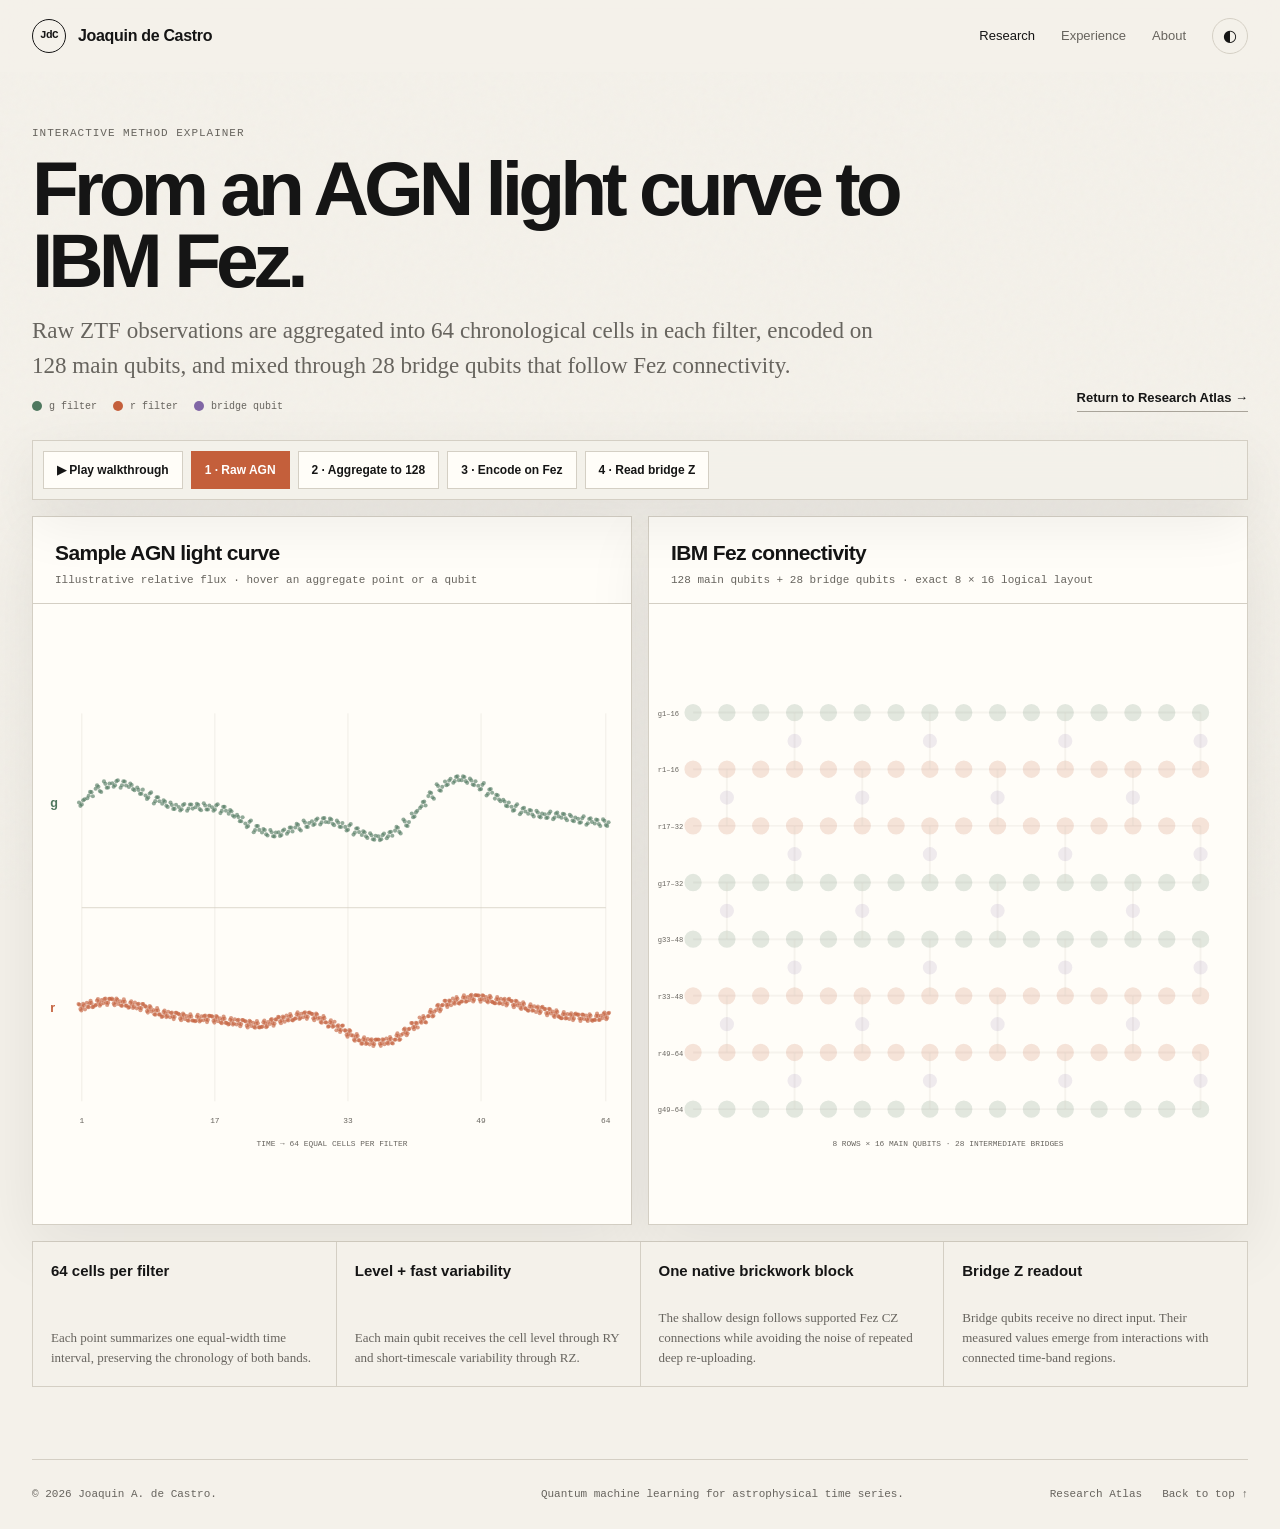
<file: fez-agn-explainer.html>
<!doctype html>
<html lang="en" data-theme="light">
<head>
  <meta charset="utf-8">
  <meta name="viewport" content="width=device-width,initial-scale=1">
  <meta name="description" content="Interactive explanation of a Fez-native quantum reservoir for AGN variability.">
  <title>Fez-native AGN quantum reservoir — Joaquin de Castro</title>
  <link rel="icon" href="assets/favicon.svg" type="image/svg+xml">
  <link rel="stylesheet" href="styles.css">
  <style>
    :root {
      --filter-g: var(--green);
      --filter-r: var(--accent);
      --bridge: #8066a5;
      --bridge-soft: #ddd3e9;
    }
    html[data-theme="dark"] {
      --bridge: #b49ad8;
      --bridge-soft: #3d324b;
    }
    body.fez-page { min-height: 100vh; }
    .fez-main { padding-block: 54px 72px; }
    .fez-intro {
      display: grid;
      grid-template-columns: minmax(0, 1fr) auto;
      gap: 36px;
      align-items: end;
      margin-bottom: 28px;
    }
    .fez-intro h1 {
      max-width: 980px;
      margin: 12px 0 16px;
      font-size: clamp(48px, 6vw, 92px);
      line-height: .94;
      letter-spacing: -.065em;
    }
    .fez-intro p:not(.eyebrow) {
      max-width: 880px;
      margin: 0;
      font: clamp(18px, 1.8vw, 25px)/1.52 Georgia, serif;
      color: var(--muted);
    }
    .fez-controls {
      position: sticky;
      top: calc(var(--header-h) + 10px);
      z-index: 20;
      display: flex;
      flex-wrap: wrap;
      gap: 8px;
      padding: 10px;
      margin-bottom: 16px;
      border: 1px solid var(--line);
      background: color-mix(in srgb, var(--paper) 92%, transparent);
      backdrop-filter: blur(16px);
      box-shadow: var(--shadow);
    }
    .fez-controls button {
      min-height: 38px;
      padding: 0 13px;
      border: 1px solid var(--line);
      border-radius: 0;
      background: var(--white);
      color: var(--ink);
      cursor: pointer;
      font-size: 12px;
      font-weight: 700;
    }
    .fez-controls button:hover { border-color: var(--ink); }
    .fez-controls button.active {
      border-color: var(--accent);
      background: var(--accent);
      color: #fff;
    }
    .fez-stage {
      display: grid;
      grid-template-columns: minmax(0, 1fr) minmax(0, 1fr);
      gap: 16px;
      align-items: stretch;
    }
    .fez-card {
      min-width: 0;
      overflow: hidden;
      border: 1px solid var(--line);
      background: var(--white);
      box-shadow: var(--shadow);
    }
    .fez-card-head {
      min-height: 86px;
      padding: 20px 22px 14px;
      border-bottom: 1px solid var(--line);
    }
    .fez-card-head h2 { margin: 0; font-size: 21px; letter-spacing: -.03em; }
    .fez-card-head p { margin: 5px 0 0; font: 11px/1.45 ui-monospace, monospace; color: var(--muted); }
    .fez-svg-wrap { position: relative; min-height: 620px; }
    .fez-svg {
      display: block;
      width: 100%;
      height: 620px;
      overflow: visible;
      background: var(--white);
    }
    .raw-point,.aggregate-point,.aggregate-line,.main-node,.bridge-node,.fez-edge {
      transition: opacity .22s ease, filter .22s ease;
    }
    .aggregate-point,.main-node,.bridge-node { cursor: pointer; }
    .is-dim { opacity: .08 !important; }
    .is-focus { opacity: 1 !important; filter: drop-shadow(0 0 7px currentColor); }
    .fez-tip {
      position: fixed;
      z-index: 100;
      max-width: 320px;
      opacity: 0;
      pointer-events: none;
      padding: 10px 12px;
      border: 1px solid var(--ink);
      background: var(--ink);
      color: var(--paper);
      font: 12px/1.5 ui-monospace, monospace;
      box-shadow: var(--shadow);
    }
    .fez-notes {
      display: grid;
      grid-template-columns: repeat(4, 1fr);
      margin-top: 16px;
      border-top: 1px solid var(--line);
      border-left: 1px solid var(--line);
    }
    .fez-note {
      min-height: 145px;
      display: grid;
      align-content: space-between;
      gap: 20px;
      padding: 18px;
      border-right: 1px solid var(--line);
      border-bottom: 1px solid var(--line);
      background: var(--paper);
    }
    .fez-note strong { font-size: 15px; }
    .fez-note span { font: 13px/1.55 Georgia, serif; color: var(--muted); }
    .legend { display: flex; flex-wrap: wrap; gap: 16px; margin-top: 18px; font: 10px ui-monospace, monospace; color: var(--muted); }
    .legend span { display: inline-flex; align-items: center; gap: 7px; }
    .legend i { width: 10px; height: 10px; border-radius: 50%; display: inline-block; }
    @media (max-width: 1050px) {
      .fez-stage { grid-template-columns: 1fr; }
      .fez-svg-wrap,.fez-svg { min-height: 600px; height: 600px; }
      .fez-notes { grid-template-columns: 1fr 1fr; }
    }
    @media (max-width: 700px) {
      .fez-main { padding-block: 34px 54px; }
      .fez-intro { grid-template-columns: 1fr; align-items: start; }
      .fez-intro h1 { font-size: clamp(45px, 13vw, 66px); }
      .fez-controls { position: static; }
      .fez-controls button { flex: 1 1 150px; }
      .fez-svg-wrap,.fez-svg { min-height: 500px; height: 500px; }
      .fez-notes { grid-template-columns: 1fr; }
    }
    body.is-embedded .site-header,
    body.is-embedded .fez-intro,
    body.is-embedded .site-footer { display: none; }
    body.is-embedded .fez-main { padding-block: 12px; }
    body.is-embedded .shell { width: min(1500px, calc(100% - 24px)); }
    body.is-embedded .fez-controls { top: 8px; }
  </style>
</head>
<body class="fez-page">
  <a class="skip-link" href="#main">Skip to explainer</a>
  <header class="site-header" data-header>
    <a class="wordmark" href="index.html" aria-label="Joaquin de Castro, home">
      <span class="wordmark-mark" aria-hidden="true">JdC</span>
      <span class="wordmark-name">Joaquin de Castro</span>
    </a>
    <nav class="site-nav" aria-label="Primary navigation">
      <a href="research.html" aria-current="page">Research</a>
      <a href="index.html#experience">Experience</a>
      <a href="index.html#about">About</a>
    </nav>
    <button aria-label="Switch color theme" class="theme-toggle" data-theme-toggle type="button"><span aria-hidden="true">◐</span></button>
  </header>

  <main id="main" class="fez-main shell">
    <section class="fez-intro">
      <div>
        <p class="eyebrow">Interactive method explainer</p>
        <h1>From an AGN light curve to IBM Fez.</h1>
        <p>Raw ZTF observations are aggregated into 64 chronological cells in each filter, encoded on 128 main qubits, and mixed through 28 bridge qubits that follow Fez connectivity.</p>
        <div class="legend" aria-label="Color legend">
          <span><i style="background:var(--filter-g)"></i>g filter</span>
          <span><i style="background:var(--filter-r)"></i>r filter</span>
          <span><i style="background:var(--bridge)"></i>bridge qubit</span>
        </div>
      </div>
      <a class="text-link" href="research.html#rewinding">Return to Research Atlas →</a>
    </section>

    <div class="fez-controls" role="group" aria-label="Walkthrough controls">
      <button id="play" type="button">▶ Play walkthrough</button>
      <button class="step active" data-step="1" type="button">1 · Raw AGN</button>
      <button class="step" data-step="2" type="button">2 · Aggregate to 128</button>
      <button class="step" data-step="3" type="button">3 · Encode on Fez</button>
      <button class="step" data-step="4" type="button">4 · Read bridge Z</button>
    </div>

    <div class="fez-stage">
      <section class="fez-card">
        <div class="fez-card-head">
          <h2>Sample AGN light curve</h2>
          <p>Illustrative relative flux · hover an aggregate point or a qubit</p>
        </div>
        <div class="fez-svg-wrap">
          <svg id="curve" class="fez-svg" viewBox="0 0 760 620" role="img" aria-label="AGN light curve with raw and aggregated g and r filter observations"></svg>
        </div>
      </section>

      <section class="fez-card">
        <div class="fez-card-head">
          <h2>IBM Fez connectivity</h2>
          <p>128 main qubits + 28 bridge qubits · exact 8 × 16 logical layout</p>
        </div>
        <div class="fez-svg-wrap">
          <svg id="fez" class="fez-svg" viewBox="0 0 760 620" role="img" aria-label="IBM Fez logical connectivity grid"></svg>
        </div>
      </section>
    </div>

    <div class="fez-notes">
      <div class="fez-note"><strong>64 cells per filter</strong><span>Each point summarizes one equal-width time interval, preserving the chronology of both bands.</span></div>
      <div class="fez-note"><strong>Level + fast variability</strong><span>Each main qubit receives the cell level through RY and short-timescale variability through RZ.</span></div>
      <div class="fez-note"><strong>One native brickwork block</strong><span>The shallow design follows supported Fez CZ connections while avoiding the noise of repeated deep re-uploading.</span></div>
      <div class="fez-note"><strong>Bridge Z readout</strong><span>Bridge qubits receive no direct input. Their measured values emerge from interactions with connected time-band regions.</span></div>
    </div>
  </main>

  <footer class="site-footer shell">
    <p>© <span data-year></span> Joaquin A. de Castro.</p>
    <p>Quantum machine learning for astrophysical time series.</p>
    <div class="footer-links"><a href="research.html">Research Atlas</a><a href="#main">Back to top ↑</a></div>
  </footer>

  <div id="tip" class="fez-tip" role="status" aria-live="polite"></div>
  <script src="script.js"></script>
  <script>
  (() => {
    const NS = 'http://www.w3.org/2000/svg';
    const curve = document.getElementById('curve');
    const fez = document.getElementById('fez');
    const tip = document.getElementById('tip');
    const root = document.documentElement;

    if (new URLSearchParams(location.search).has('embed') || window.self !== window.top) {
      document.body.classList.add('is-embedded');
    }

    const css = name => getComputedStyle(root).getPropertyValue(name).trim();
    const colors = () => ({
      g: css('--filter-g'),
      r: css('--filter-r'),
      bridge: css('--bridge'),
      line: css('--line'),
      ink: css('--ink'),
      muted: css('--muted'),
      white: css('--white'),
      paper: css('--paper')
    });
    const add = (parent, tag, attrs = {}) => {
      const el = document.createElementNS(NS, tag);
      Object.entries(attrs).forEach(([key, value]) => el.setAttribute(key, String(value)));
      parent.appendChild(el);
      return el;
    };
    const label = (parent, text, attrs = {}) => {
      const el = add(parent, 'text', attrs);
      el.textContent = text;
      return el;
    };

    const x0 = 62, x1 = 728;
    const x = i => x0 + (i / 63) * (x1 - x0);
    const y = (band, value) => {
      const top = band === 'g' ? 74 : 334;
      const bottom = band === 'g' ? 270 : 530;
      return bottom - ((value - 0.35) / 1.55) * (bottom - top);
    };
    const base = (band, i) => {
      const drift = 0.23 * Math.sin(i / 8.5)
        + 0.16 * Math.sin(i / 3.9 + 1.3)
        + (band === 'g' ? 0.10 : -0.02) * Math.sin(i / 5.4);
      const event = 0.42 * Math.exp(-Math.pow((i - 43) / 7, 2))
        - 0.25 * Math.exp(-Math.pow((i - 22) / 5, 2));
      return 1 + drift + event + (band === 'g' ? 0.06 * Math.sin(i / 2.2) : 0);
    };

    const aggregate = { g: [], r: [] };
    const rawData = [];
    for (const band of ['g', 'r']) {
      for (let i = 0; i < 64; i++) {
        const value = base(band, i);
        aggregate[band].push(value);
        const count = 3 + ((i * 7 + (band === 'g' ? 2 : 5)) % 7);
        for (let j = 0; j < count; j++) {
          const time = i + (j + 1) / (count + 1) - 0.5;
          const noise = 0.035 * Math.sin(i * 11 + j * 5 + (band === 'g' ? 0 : 2));
          rawData.push({ band, cell: i, time, value: value + noise });
        }
      }
    }

    const rawEls = [];
    const aggregateEls = { g: [], r: [] };
    const aggregateLines = [];
    const main = [];
    const bridges = [];
    const edges = [];
    let animations = [];
    let step = 1;
    let playing = false;
    let timer = null;

    function drawCurve() {
      const C = colors();
      curve.replaceChildren();

      add(curve, 'line', { x1: x0, y1: 302, x2: x1, y2: 302, stroke: C.line, 'stroke-width': 1 });
      [0, 16, 32, 48, 63].forEach(i => {
        const xx = x(i);
        add(curve, 'line', { x1: xx, y1: 55, x2: xx, y2: 548, stroke: C.line, 'stroke-width': 1, opacity: 0.42 });
        label(curve, String(i + 1), { x: xx, y: 576, fill: C.muted, 'text-anchor': 'middle', 'font-size': 10, 'font-family': 'ui-monospace, monospace' });
      });
      label(curve, 'g', { x: 22, y: 174, fill: C.g, 'font-size': 16, 'font-weight': 800 });
      label(curve, 'r', { x: 22, y: 434, fill: C.r, 'font-size': 16, 'font-weight': 800 });
      label(curve, 'TIME → 64 EQUAL CELLS PER FILTER', { x: 380, y: 605, fill: C.muted, 'text-anchor': 'middle', 'font-size': 10, 'font-family': 'ui-monospace, monospace' });

      rawEls.length = 0;
      for (const d of rawData) {
        const cx = x(d.time);
        const cy = y(d.band, d.value);
        const targetX = x(d.cell);
        const targetY = y(d.band, aggregate[d.band][d.cell]);
        const dot = add(curve, 'circle', {
          cx, cy, r: 2.6, fill: C[d.band],
          class: 'raw-point', opacity: 0.62,
          'data-band': d.band, 'data-cell': d.cell
        });
        dot.dataset.dx = targetX - cx;
        dot.dataset.dy = targetY - cy;
        rawEls.push(dot);
      }

      for (const band of ['g', 'r']) {
        let path = '';
        for (let i = 0; i < 64; i++) {
          const cx = x(i);
          const cy = y(band, aggregate[band][i]);
          path += `${i ? 'L' : 'M'}${cx},${cy}`;
          const point = add(curve, 'circle', {
            cx, cy, r: 2.8, fill: C[band], stroke: C.white, 'stroke-width': 1.5,
            class: 'aggregate-point', opacity: 0,
            'data-band': band, 'data-cell': i
          });
          point.addEventListener('mouseenter', event => focusCell(band, i, event));
          point.addEventListener('mouseleave', clearFocus);
          aggregateEls[band][i] = point;
        }
        const line = add(curve, 'path', {
          d: path, fill: 'none', stroke: C[band], 'stroke-width': 2,
          class: 'aggregate-line', opacity: 0
        });
        aggregateLines.push(line);
      }
    }

    const rows = [
      { band: 'g', start: 0 }, { band: 'r', start: 0 },
      { band: 'r', start: 16 }, { band: 'g', start: 16 },
      { band: 'g', start: 32 }, { band: 'r', start: 32 },
      { band: 'r', start: 48 }, { band: 'g', start: 48 }
    ];
    const mx = column => 56 + column * 43;
    const my = row => 54 + row * 72;
    const bridgeColumns = gap => gap % 2 === 0 ? [3, 7, 11, 15] : [1, 5, 9, 13];

    function drawFez() {
      const C = colors();
      fez.replaceChildren();
      main.length = 0;
      bridges.length = 0;
      edges.length = 0;

      for (let row = 0; row < 8; row++) {
        label(fez, `${rows[row].band}${rows[row].start + 1}–${rows[row].start + 16}`, {
          x: 11, y: my(row) + 4, fill: C.muted, 'font-size': 9, 'font-family': 'ui-monospace, monospace'
        });
        for (let column = 0; column < 15; column++) {
          const edge = add(fez, 'line', {
            x1: mx(column), y1: my(row), x2: mx(column + 1), y2: my(row),
            stroke: C.line, 'stroke-width': 2.5, class: 'fez-edge', opacity: 0.2
          });
          edges.push(edge);
        }
        for (let column = 0; column < 16; column++) {
          const index = row * 16 + column;
          const cell = rows[row].start + column;
          const group = add(fez, 'g', { class: 'main-node', opacity: 0.16 });
          add(group, 'circle', {
            cx: mx(column), cy: my(row), r: 12,
            fill: C[rows[row].band], stroke: C.white, 'stroke-width': 2
          });
          group.addEventListener('mouseenter', event => focusMain(index, event));
          group.addEventListener('mouseleave', clearFocus);
          main[index] = { group, band: rows[row].band, cell };
        }
      }

      let bridgeIndex = 0;
      for (let gap = 0; gap < 7; gap++) {
        for (const column of bridgeColumns(gap)) {
          const index = bridgeIndex;
          const yy = (my(gap) + my(gap + 1)) / 2;
          const upper = gap * 16 + column;
          const lower = (gap + 1) * 16 + column;
          const upperEdge = add(fez, 'line', {
            x1: mx(column), y1: my(gap), x2: mx(column), y2: yy,
            stroke: C.line, 'stroke-width': 2.5, class: 'fez-edge', opacity: 0.2
          });
          const lowerEdge = add(fez, 'line', {
            x1: mx(column), y1: yy, x2: mx(column), y2: my(gap + 1),
            stroke: C.line, 'stroke-width': 2.5, class: 'fez-edge', opacity: 0.2
          });
          edges.push(upperEdge, lowerEdge);
          const group = add(fez, 'g', { class: 'bridge-node', opacity: 0.12 });
          add(group, 'circle', {
            cx: mx(column), cy: yy, r: 10,
            fill: C.bridge, stroke: C.white, 'stroke-width': 2
          });
          group.addEventListener('mouseenter', event => focusBridge(index, event));
          group.addEventListener('mouseleave', clearFocus);
          bridges.push({ group, upper, lower, edges: [upperEdge, lowerEdge] });
          bridgeIndex++;
        }
      }
      label(fez, '8 ROWS × 16 MAIN QUBITS · 28 INTERMEDIATE BRIDGES', {
        x: 380, y: 605, fill: C.muted, 'text-anchor': 'middle', 'font-size': 10, 'font-family': 'ui-monospace, monospace'
      });
    }

    function cancelAnimations() {
      animations.forEach(animation => animation.cancel());
      animations = [];
      rawEls.forEach(dot => {
        dot.style.transform = 'translate(0px, 0px)';
        dot.style.opacity = '';
      });
    }

    function animateAggregation() {
      cancelAnimations();
      aggregateLines.forEach(line => line.setAttribute('opacity', 0));
      for (const band of ['g', 'r']) aggregateEls[band].forEach(point => point.setAttribute('opacity', 0));

      rawEls.forEach((dot, rawIndex) => {
        const cell = Number(dot.dataset.cell);
        const bandDelay = dot.dataset.band === 'r' ? 180 : 0;
        const delay = cell * 22 + bandDelay + (rawIndex % 5) * 10;
        animations.push(dot.animate([
          { transform: 'translate(0px, 0px)', opacity: 0.62 },
          { transform: `translate(${dot.dataset.dx}px, ${dot.dataset.dy}px)`, opacity: 0.82 }
        ], {
          duration: 3000,
          delay,
          easing: 'cubic-bezier(.18,.72,.18,1)',
          fill: 'forwards'
        }));
      });

      const colorStart = 4700;
      for (const band of ['g', 'r']) {
        aggregateEls[band].forEach((point, cell) => {
          const delay = colorStart + cell * 42 + (band === 'r' ? 240 : 0);
          animations.push(point.animate([
            { opacity: 0.25, r: 2.6 },
            { opacity: 1, r: 7.2, offset: 0.64 },
            { opacity: 1, r: 5.1 }
          ], {
            duration: 900,
            delay,
            easing: 'cubic-bezier(.16,.8,.2,1)',
            fill: 'forwards'
          }));
        });
      }

      aggregateLines.forEach((line, index) => {
        animations.push(line.animate([
          { opacity: 0 },
          { opacity: 0.85 }
        ], {
          duration: 1200,
          delay: colorStart + 1800 + index * 220,
          fill: 'forwards'
        }));
      });

      rawEls.forEach(dot => {
        animations.push(dot.animate([
          { opacity: 0.82 },
          { opacity: 0.12 }
        ], {
          duration: 900,
          delay: colorStart + 2200,
          fill: 'forwards'
        }));
      });
    }

    function setStep(nextStep) {
      step = nextStep;
      cancelAnimations();
      document.querySelectorAll('.step').forEach(button => {
        button.classList.toggle('active', Number(button.dataset.step) === step);
      });
      rawEls.forEach(dot => dot.style.opacity = step === 1 ? '0.62' : step === 2 ? '0.62' : '0.08');
      for (const band of ['g', 'r']) aggregateEls[band].forEach(point => point.setAttribute('opacity', step >= 2 ? 1 : 0));
      aggregateLines.forEach(line => line.setAttribute('opacity', step >= 2 ? 0.85 : 0));
      main.forEach(node => node.group.setAttribute('opacity', step >= 3 ? 1 : 0.16));
      bridges.forEach(node => node.group.setAttribute('opacity', step === 4 ? 1 : step >= 3 ? 0.55 : 0.12));
      edges.forEach(edge => edge.setAttribute('opacity', step >= 3 ? 0.9 : 0.2));
      if (step === 2) requestAnimationFrame(() => requestAnimationFrame(animateAggregation));
    }

    const allInteractive = () => [
      ...rawEls,
      ...document.querySelectorAll('.aggregate-point,.aggregate-line'),
      ...main.map(node => node.group),
      ...bridges.map(node => node.group),
      ...edges
    ];
    function dimAll() { allInteractive().forEach(el => el.classList.add('is-dim')); }
    function clearFocus() {
      allInteractive().forEach(el => el.classList.remove('is-dim', 'is-focus'));
      tip.style.opacity = 0;
    }
    function showTip(event, html) {
      tip.innerHTML = html;
      tip.style.opacity = 1;
      tip.style.left = `${Math.min(window.innerWidth - 335, event.clientX + 14)}px`;
      tip.style.top = `${Math.min(window.innerHeight - 150, event.clientY + 14)}px`;
    }
    function highlightCell(band, cell) {
      aggregateEls[band][cell].classList.remove('is-dim');
      aggregateEls[band][cell].classList.add('is-focus');
      rawEls
        .filter(dot => dot.dataset.band === band && Number(dot.dataset.cell) === cell)
        .forEach(dot => {
          dot.classList.remove('is-dim');
          dot.classList.add('is-focus');
        });
      const index = main.findIndex(node => node.band === band && node.cell === cell);
      if (index >= 0) {
        main[index].group.classList.remove('is-dim');
        main[index].group.classList.add('is-focus');
      }
      return index;
    }
    function focusCell(band, cell, event) {
      clearFocus();
      dimAll();
      const index = highlightCell(band, cell);
      const C = colors();
      showTip(event, `<strong style="color:${C[band]}">${band.toUpperCase()} cell ${cell + 1}/64</strong><br>Raw observations in this interval aggregate into one chronological point, then map to logical main qubit ${index}.`);
    }
    function focusMain(index, event) {
      const node = main[index];
      focusCell(node.band, node.cell, event);
    }
    function focusBridge(index, event) {
      clearFocus();
      dimAll();
      const bridge = bridges[index];
      const upper = main[bridge.upper];
      const lower = main[bridge.lower];
      bridge.group.classList.remove('is-dim');
      bridge.group.classList.add('is-focus');
      bridge.edges.forEach(edge => {
        edge.classList.remove('is-dim');
        edge.classList.add('is-focus');
      });
      for (const node of [upper, lower]) highlightCell(node.band, node.cell);
      const kind = upper.band === lower.band ? 'within-band temporal bridge' : 'cross-band bridge';
      const C = colors();
      showTip(event, `<strong style="color:${C.bridge}">Bridge qubit ${index}</strong><br>${kind}: ${upper.band.toUpperCase()} cell ${upper.cell + 1} ↔ ${lower.band.toUpperCase()} cell ${lower.cell + 1}.<br>No feature is loaded directly here; bridge Z emerges from their interaction.`);
    }

    window.addEventListener('mousemove', event => {
      if (tip.style.opacity === '1') {
        tip.style.left = `${Math.min(window.innerWidth - 335, event.clientX + 14)}px`;
        tip.style.top = `${Math.min(window.innerHeight - 150, event.clientY + 14)}px`;
      }
    });

    function schedule() {
      clearTimeout(timer);
      if (!playing) return;
      const wait = step === 2 ? 10500 : 5200;
      timer = setTimeout(() => {
        setStep(step % 4 + 1);
        schedule();
      }, wait);
    }
    document.getElementById('play').addEventListener('click', event => {
      playing = !playing;
      event.currentTarget.textContent = playing ? '❚❚ Pause walkthrough' : '▶ Play walkthrough';
      schedule();
    });
    document.querySelectorAll('.step').forEach(button => {
      button.addEventListener('click', () => {
        playing = false;
        clearTimeout(timer);
        document.getElementById('play').textContent = '▶ Play walkthrough';
        setStep(Number(button.dataset.step));
      });
    });

    window.addEventListener('themechange', () => {
      drawCurve();
      drawFez();
      setStep(step);
    });

    drawCurve();
    drawFez();
    setStep(1);
  })();
  </script>
</body>
</html>
</file>
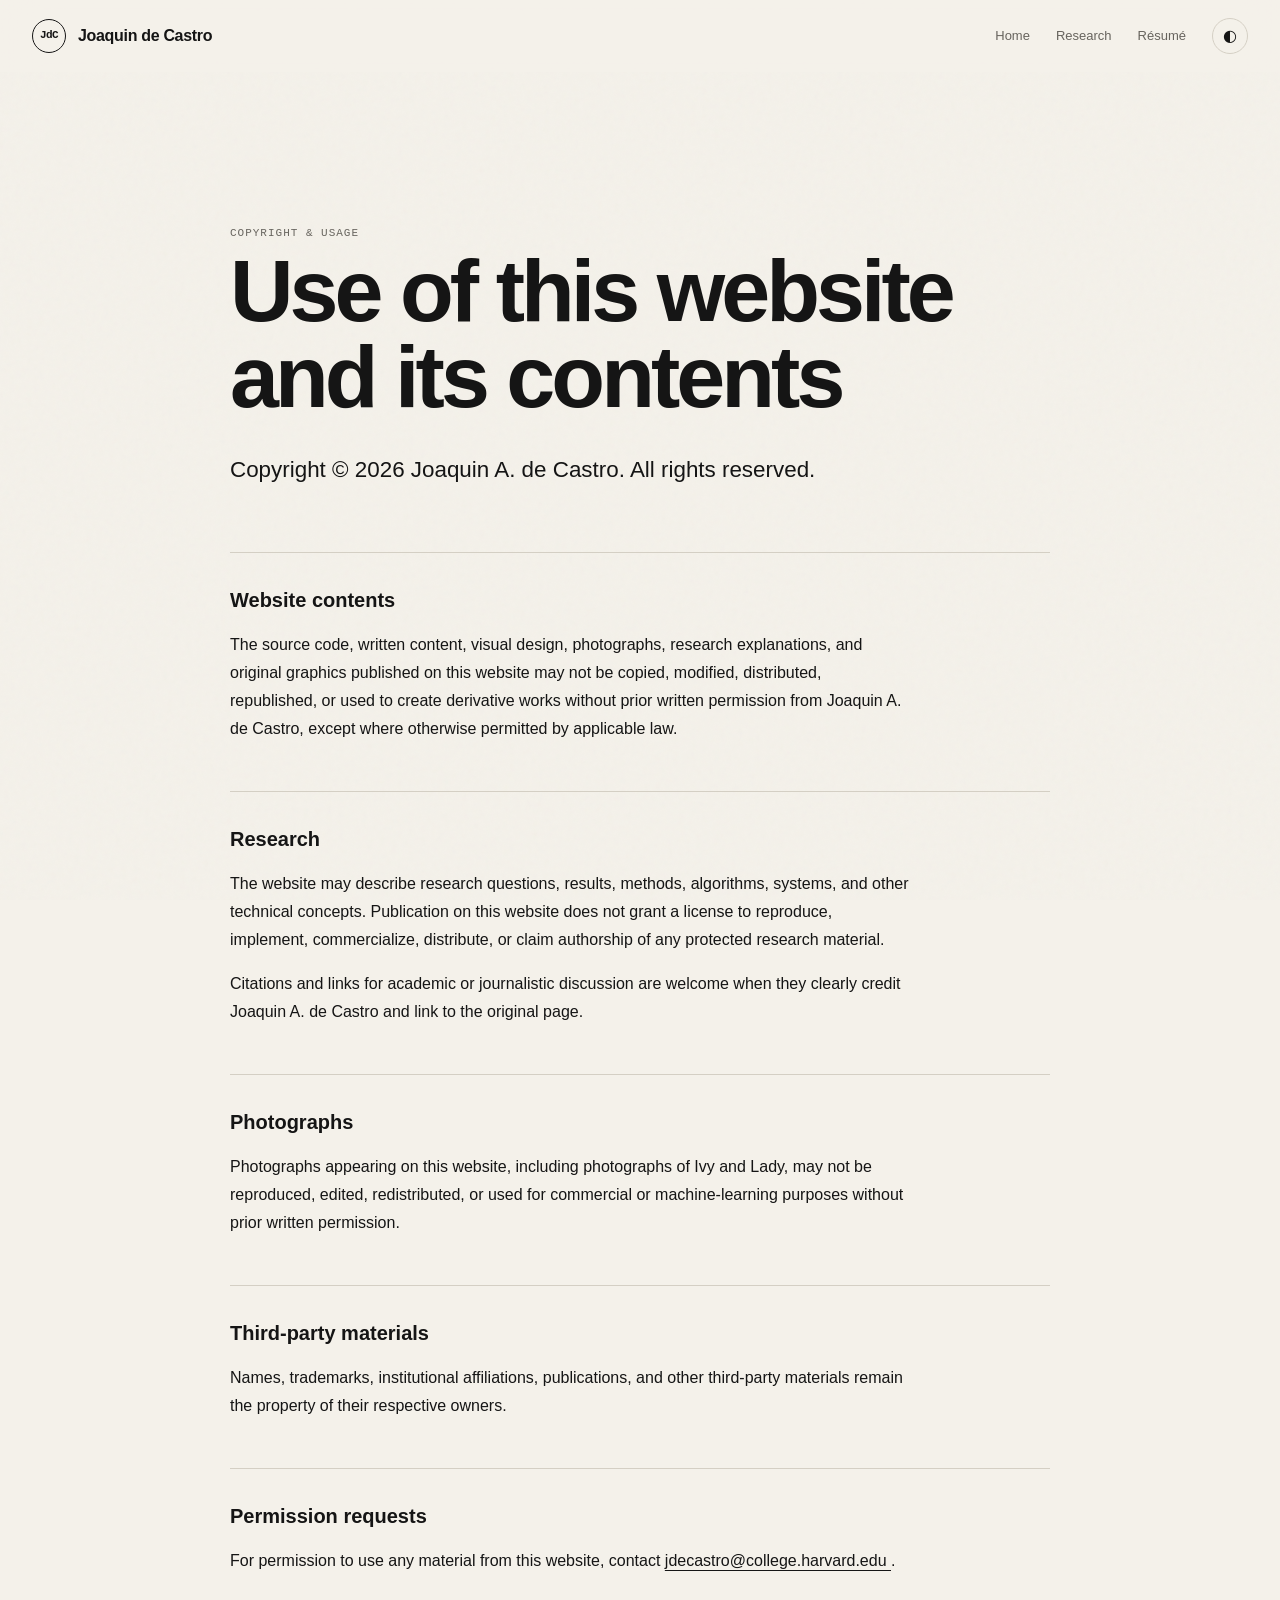
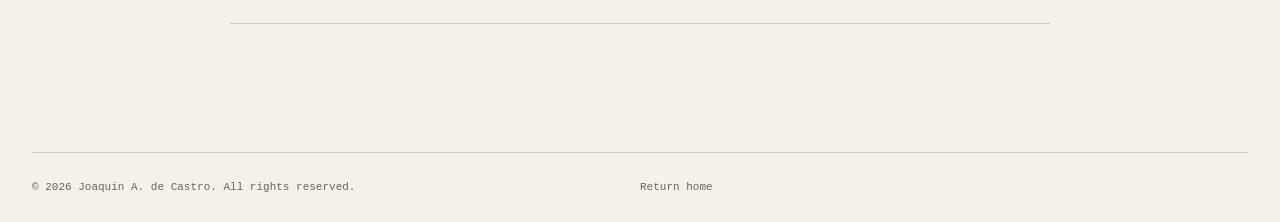
<file: legal.html>
<!DOCTYPE html>
<html lang="en" data-theme="light">
<head>
  <meta charset="utf-8">
  <meta name="viewport" content="width=device-width, initial-scale=1">

  <meta
    name="description"
    content="Copyright and usage terms for Joaquin A. de Castro's personal website."
  >

  <title>Copyright & Usage — Joaquin de Castro</title>

  <link rel="icon" href="assets/favicon.svg" type="image/svg+xml">
  <link rel="stylesheet" href="styles.css">
</head>

<body>
  <a class="skip-link" href="#main">Skip to content</a>

  <header class="site-header">
    <a
      class="wordmark"
      href="index.html"
      aria-label="Joaquin de Castro, home"
    >
      <span class="wordmark-mark" aria-hidden="true">JdC</span>
      <span class="wordmark-name">Joaquin de Castro</span>
    </a>

    <nav class="site-nav" aria-label="Primary navigation">
      <a href="index.html">Home</a>
      <a href="research.html">Research</a>
      <a href="assets/joaquin-de-castro-resume.pdf">Résumé</a>
    </nav>

    <button
      class="theme-toggle"
      data-theme-toggle
      type="button"
      aria-label="Switch color theme"
    >
      <span aria-hidden="true">◐</span>
    </button>
  </header>

  <main id="main" class="legal-page shell">
    <p class="eyebrow">Copyright &amp; usage</p>

    <h1>Use of this website and its contents</h1>

    <p class="legal-introduction">
      Copyright © <span data-year></span> Joaquin A. de Castro.
      All rights reserved.
    </p>

    <section>
      <h2>Website contents</h2>

      <p>
        The source code, written content, visual design, photographs,
        research explanations, and original graphics published on this
        website may not be copied, modified, distributed, republished,
        or used to create derivative works without prior written
        permission from Joaquin A. de Castro, except where otherwise
        permitted by applicable law.
      </p>
    </section>

    <section>
      <h2>Research</h2>

      <p>
        The website may describe research questions, results, methods,
        algorithms, systems, and other technical concepts. Publication
        on this website does not grant a license to reproduce, implement,
        commercialize, distribute, or claim authorship of any protected
        research material.
      </p>

      <p>
        Citations and links for academic or journalistic discussion are
        welcome when they clearly credit Joaquin A. de Castro and link
        to the original page.
      </p>
    </section>

    <section>
      <h2>Photographs</h2>

      <p>
        Photographs appearing on this website, including photographs of
        Ivy and Lady, may not be reproduced, edited, redistributed, or
        used for commercial or machine-learning purposes without prior
        written permission.
      </p>
    </section>

    <section>
      <h2>Third-party materials</h2>

      <p>
        Names, trademarks, institutional affiliations, publications, and
        other third-party materials remain the property of their
        respective owners.
      </p>
    </section>

    <section>
      <h2>Permission requests</h2>

      <p>
        For permission to use any material from this website, contact
        <a href="mailto:jdecastro@college.harvard.edu">
          jdecastro@college.harvard.edu
        </a>.
      </p>
    </section>
  </main>

  <footer class="site-footer shell">
    <p>
      © <span data-year></span> Joaquin A. de Castro.
      All rights reserved.
    </p>

    <a href="index.html">Return home</a>
  </footer>

  <script src="script.js"></script>
</body>
</html>
</file>
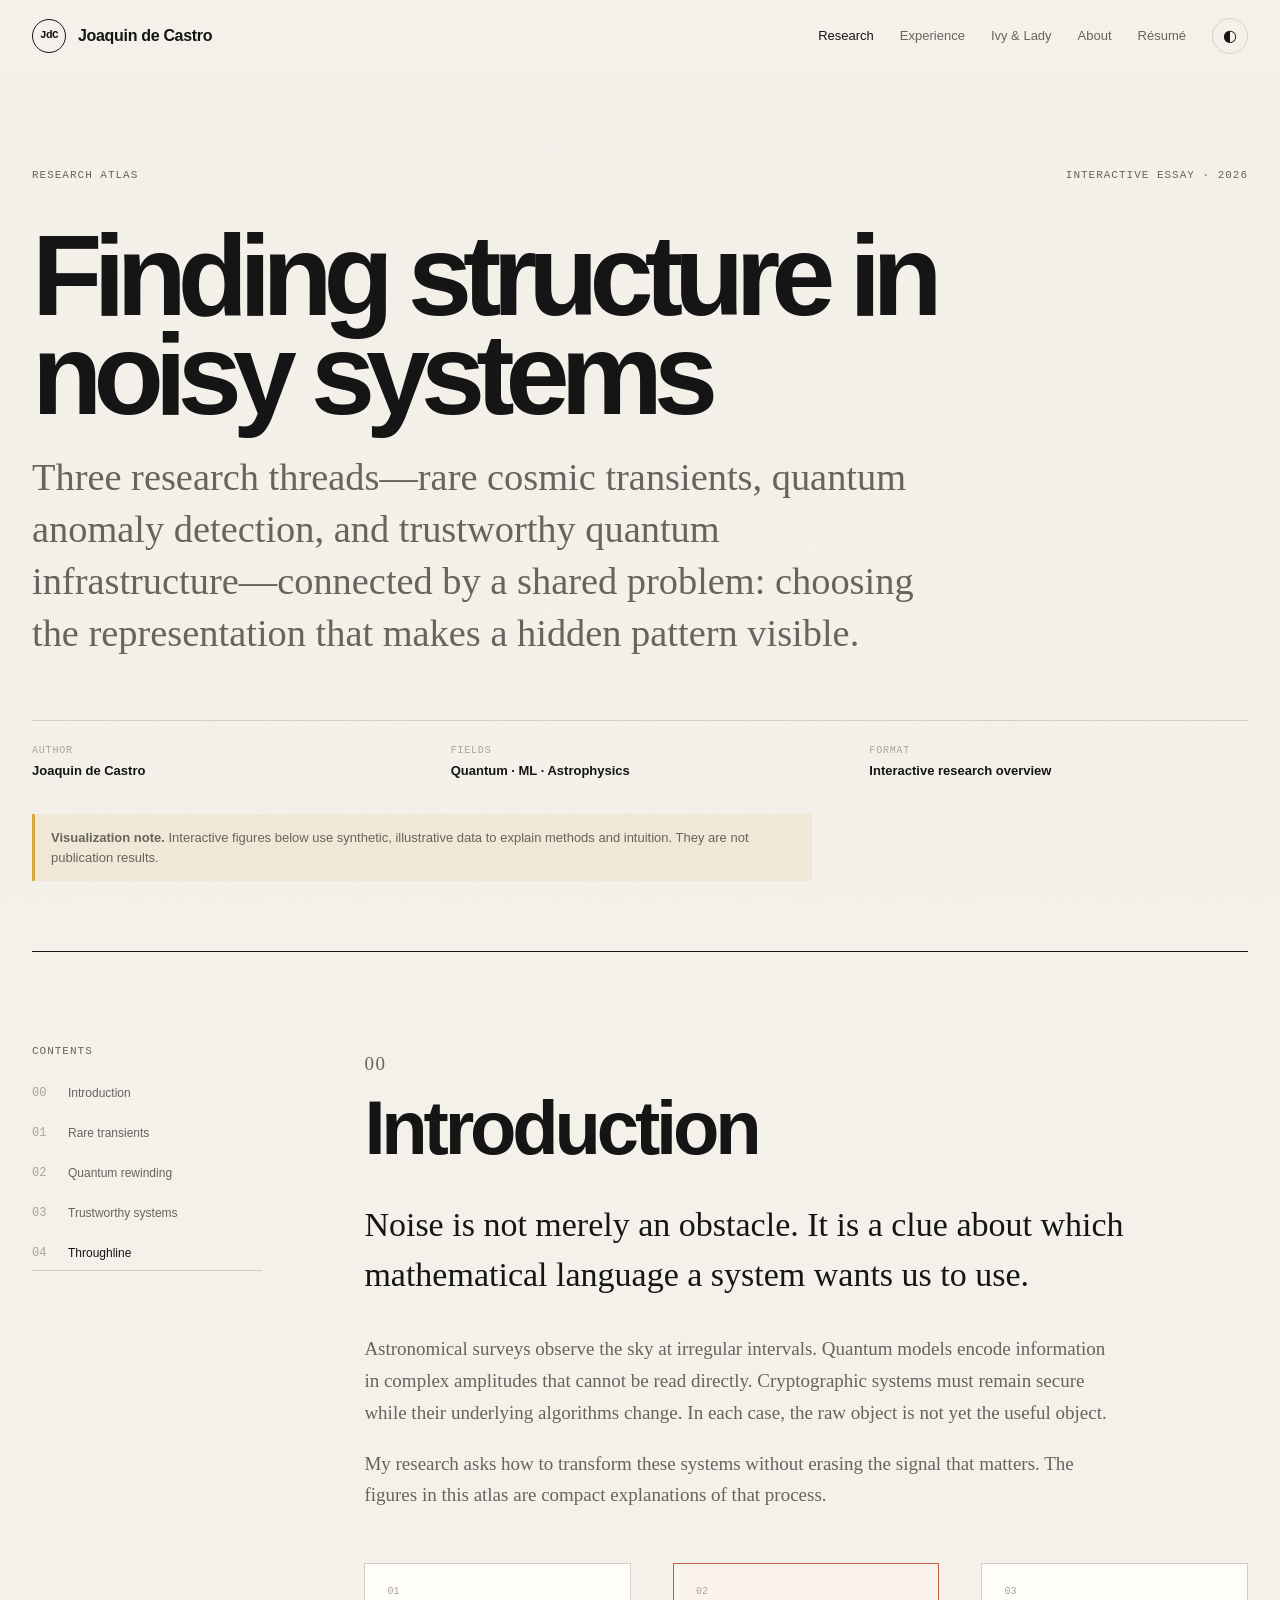
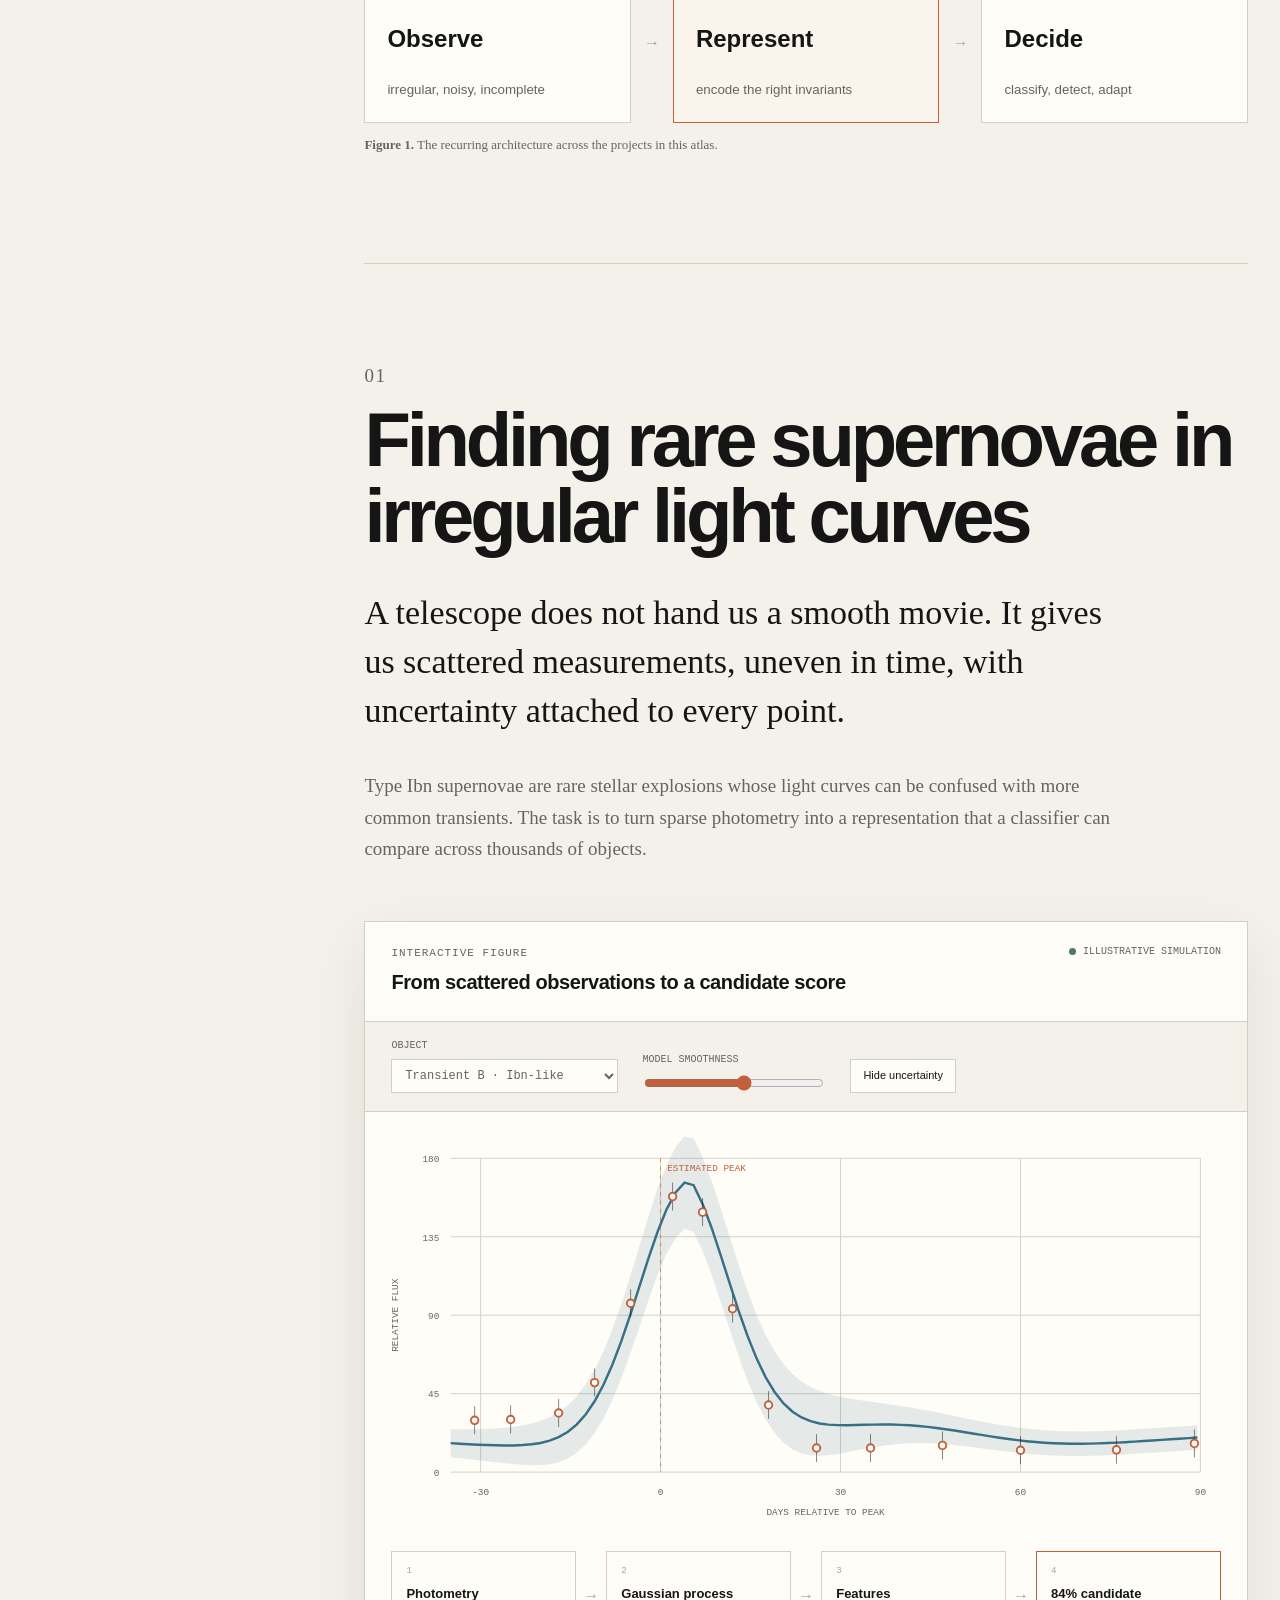
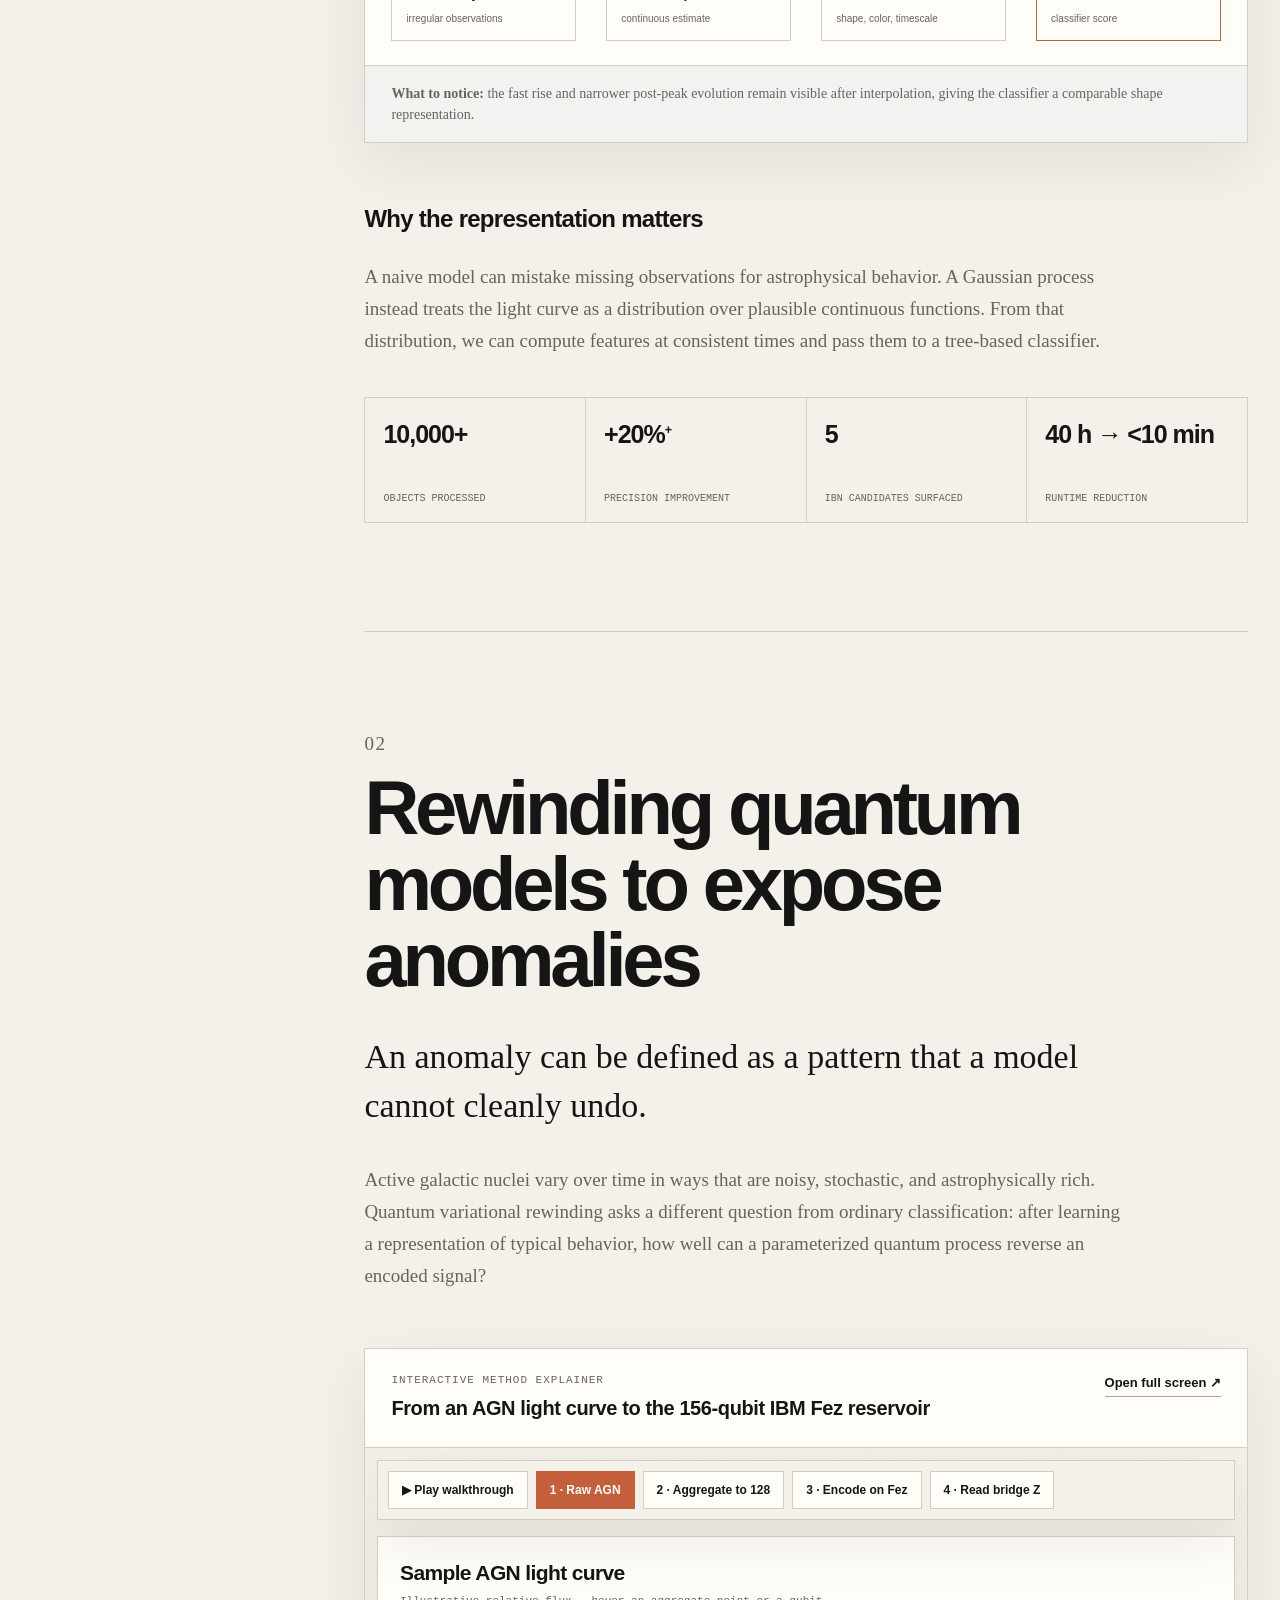
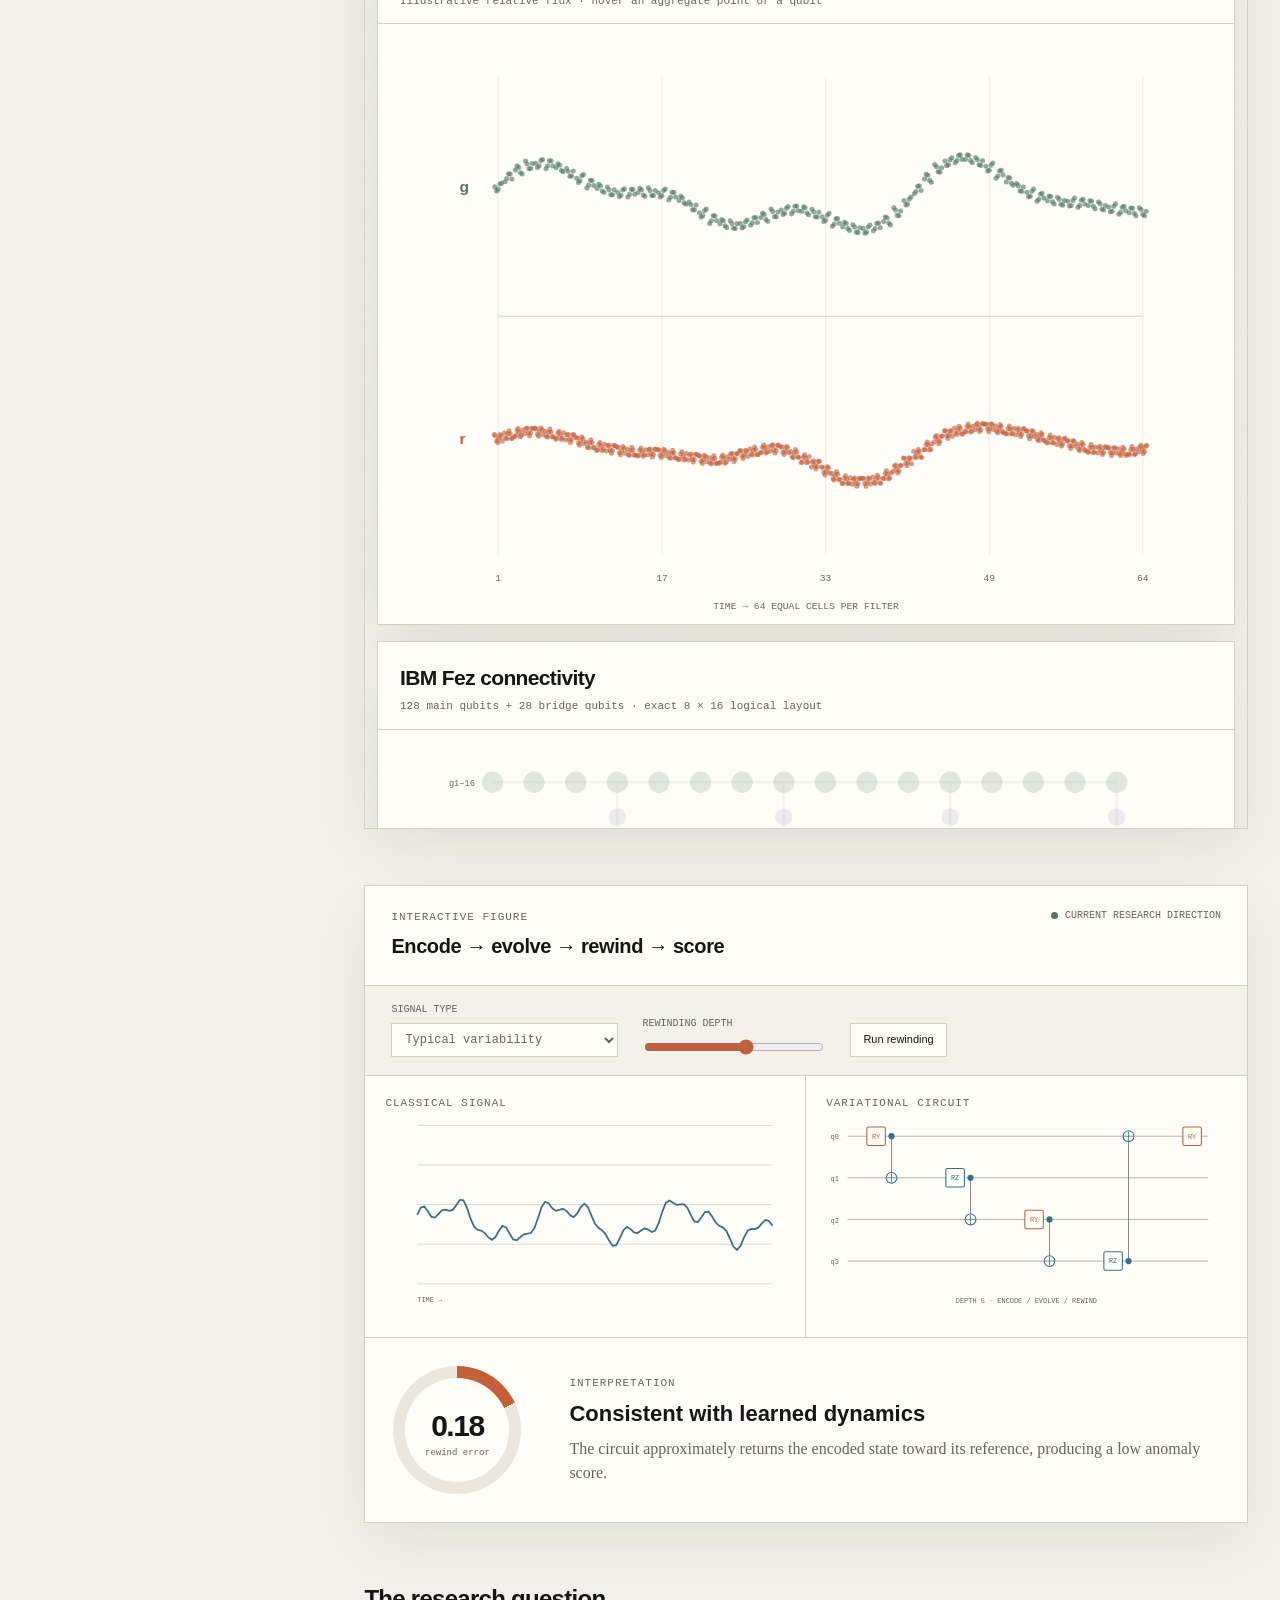
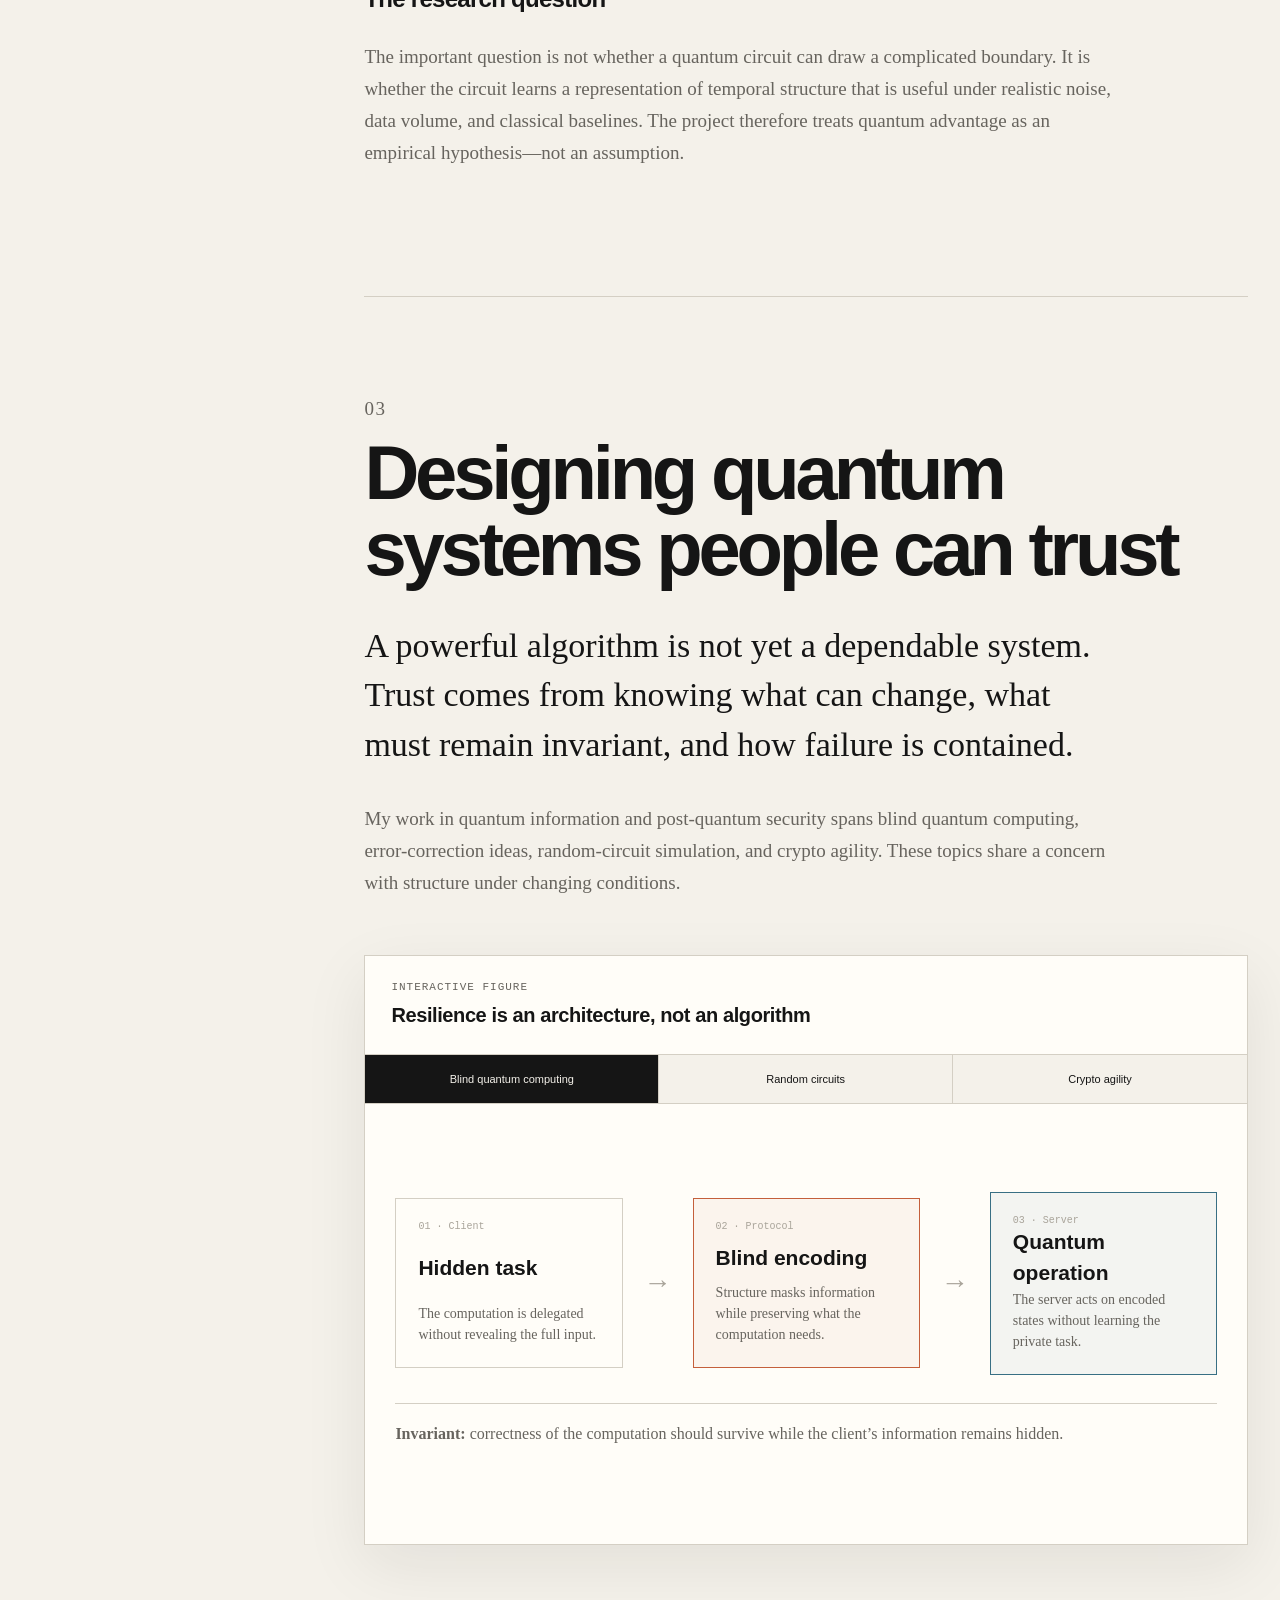
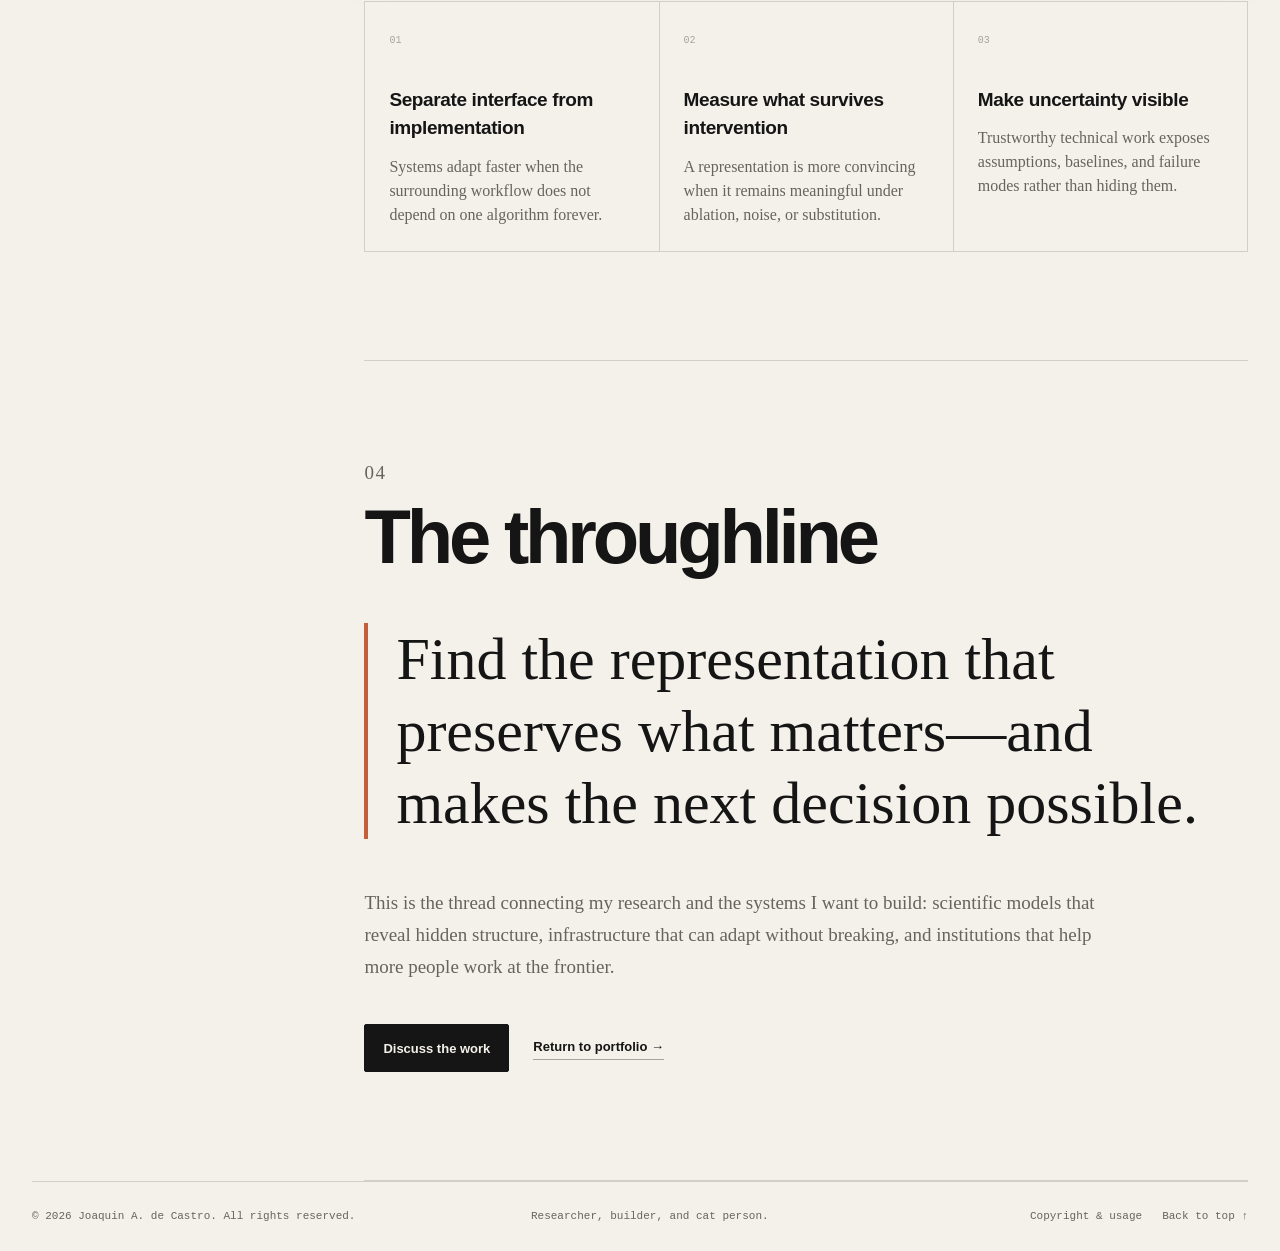
<file: research.html>
<!doctype html>
<html lang="en" data-theme="light">
<head>
  <meta charset="utf-8">
  <meta name="viewport" content="width=device-width, initial-scale=1">
  <meta name="description" content="An interactive visual atlas of Joaquin de Castro's research in astrophysical machine learning, quantum algorithms, and resilient quantum systems.">
  <meta name="theme-color" content="#f4f1ea">
  <title>Research Atlas — Joaquin de Castro</title>
  <link rel="icon" href="assets/favicon.svg" type="image/svg+xml">
  <link rel="stylesheet" href="styles.css">
</head>
<body class="research-page">
  <a class="skip-link" href="#research-main">Skip to research</a>
  <header class="site-header" data-header>
    <a class="wordmark" href="index.html" aria-label="Joaquin de Castro, home">
      <span class="wordmark-mark" aria-hidden="true">JdC</span>
      <span class="wordmark-name">Joaquin de Castro</span>
    </a>
    <nav class="site-nav" aria-label="Primary navigation">
      <a href="research.html" aria-current="page">Research</a>
      <a href="index.html#experience">Experience</a>
      <a href="index.html#cats">Ivy &amp; Lady</a>
      <a href="index.html#about">About</a>
      <a href="assets/joaquin-de-castro-resume.pdf">Résumé</a>
    </nav>
    <button class="theme-toggle" type="button" data-theme-toggle aria-label="Switch color theme"><span aria-hidden="true">◐</span></button>
  </header>

  <main id="research-main">
    <section class="paper-hero shell">
      <div class="paper-kicker">
        <span>Research atlas</span>
        <span>Interactive essay · 2026</span>
      </div>
      <h1>Finding structure in noisy systems</h1>
      <p class="paper-abstract">Three research threads—rare cosmic transients, quantum anomaly detection, and trustworthy quantum infrastructure—connected by a shared problem: choosing the representation that makes a hidden pattern visible.</p>
      <div class="paper-meta">
        <div><span>Author</span><strong>Joaquin de Castro</strong></div>
        <div><span>Fields</span><strong>Quantum · ML · Astrophysics</strong></div>
        <div><span>Format</span><strong>Interactive research overview</strong></div>
      </div>
      <p class="figure-disclaimer"><strong>Visualization note.</strong> Interactive figures below use synthetic, illustrative data to explain methods and intuition. They are not publication results.</p>
    </section>

    <div class="paper-layout shell">
      <aside class="paper-toc" aria-label="Research atlas contents">
        <p class="toc-label">Contents</p>
        <a href="#introduction" class="toc-link is-active"><span>00</span> Introduction</a>
        <a href="#supernovae" class="toc-link"><span>01</span> Rare transients</a>
        <a href="#rewinding" class="toc-link"><span>02</span> Quantum rewinding</a>
        <a href="#systems" class="toc-link"><span>03</span> Trustworthy systems</a>
        <a href="#throughline" class="toc-link"><span>04</span> Throughline</a>
      </aside>

      <article class="paper-content">
        <section class="paper-section" id="introduction" data-section>
          <p class="section-number">00</p>
          <h2>Introduction</h2>
          <p class="lead">Noise is not merely an obstacle. It is a clue about which mathematical language a system wants us to use.</p>
          <p>Astronomical surveys observe the sky at irregular intervals. Quantum models encode information in complex amplitudes that cannot be read directly. Cryptographic systems must remain secure while their underlying algorithms change. In each case, the raw object is not yet the useful object.</p>
          <p>My research asks how to transform these systems without erasing the signal that matters. The figures in this atlas are compact explanations of that process.</p>

          <figure class="concept-figure">
            <div class="concept-flow" aria-label="A flow from observations to representation to decision">
              <div class="concept-node"><span>01</span><strong>Observe</strong><small>irregular, noisy, incomplete</small></div>
              <div class="concept-arrow" aria-hidden="true">→</div>
              <div class="concept-node highlighted"><span>02</span><strong>Represent</strong><small>encode the right invariants</small></div>
              <div class="concept-arrow" aria-hidden="true">→</div>
              <div class="concept-node"><span>03</span><strong>Decide</strong><small>classify, detect, adapt</small></div>
            </div>
            <figcaption><strong>Figure 1.</strong> The recurring architecture across the projects in this atlas.</figcaption>
          </figure>
        </section>

        <section class="paper-section" id="supernovae" data-section>
          <p class="section-number">01</p>
          <h2>Finding rare supernovae in irregular light curves</h2>
          <p class="lead">A telescope does not hand us a smooth movie. It gives us scattered measurements, uneven in time, with uncertainty attached to every point.</p>
          <p>Type Ibn supernovae are rare stellar explosions whose light curves can be confused with more common transients. The task is to turn sparse photometry into a representation that a classifier can compare across thousands of objects.</p>

          <div class="interactive-figure" data-figure="supernova">
            <div class="figure-header">
              <div>
                <p class="figure-label">Interactive figure</p>
                <h3>From scattered observations to a candidate score</h3>
              </div>
              <div class="figure-status"><span></span> illustrative simulation</div>
            </div>
            <div class="figure-controls" role="group" aria-label="Supernova visualization controls">
              <label>Object
                <select id="sn-object">
                  <option value="0">Transient A · ordinary</option>
                  <option value="1" selected>Transient B · Ibn-like</option>
                  <option value="2">Transient C · ambiguous</option>
                </select>
              </label>
              <label>Model smoothness
                <input id="sn-smooth" type="range" min="1" max="10" value="6">
              </label>
              <button class="mini-button" id="sn-toggle" type="button" aria-pressed="true">Hide uncertainty</button>
            </div>
            <div class="chart-wrap">
              <svg id="sn-chart" class="data-chart" viewBox="0 0 900 420" role="img" aria-label="Synthetic supernova light curve with observations, Gaussian process estimate, and uncertainty band"></svg>
              <div class="chart-tooltip" id="sn-tooltip" role="status" aria-live="polite"></div>
            </div>
            <div class="pipeline" aria-label="Machine learning pipeline">
              <div><span>1</span><strong>Photometry</strong><small>irregular observations</small></div>
              <i aria-hidden="true">→</i>
              <div><span>2</span><strong>Gaussian process</strong><small>continuous estimate</small></div>
              <i aria-hidden="true">→</i>
              <div><span>3</span><strong>Features</strong><small>shape, color, timescale</small></div>
              <i aria-hidden="true">→</i>
              <div class="pipeline-output"><span>4</span><strong id="sn-score">84% candidate</strong><small>classifier score</small></div>
            </div>
            <p class="figure-insight" id="sn-insight"><strong>What to notice:</strong> the fast rise and narrower post-peak evolution remain visible after interpolation, giving the classifier a comparable shape representation.</p>
          </div>

          <h3>Why the representation matters</h3>
          <p>A naive model can mistake missing observations for astrophysical behavior. A Gaussian process instead treats the light curve as a distribution over plausible continuous functions. From that distribution, we can compute features at consistent times and pass them to a tree-based classifier.</p>
          <div class="result-band" aria-label="Selected project outcomes">
            <div><strong>10,000+</strong><span>objects processed</span></div>
            <div><strong>+20%<sup>+</sup></strong><span>precision improvement</span></div>
            <div><strong>5</strong><span>Ibn candidates surfaced</span></div>
            <div><strong>40 h → &lt;10 min</strong><span>runtime reduction</span></div>
          </div>
        </section>

        <section class="paper-section" id="rewinding" data-section>
          <p class="section-number">02</p>
          <h2>Rewinding quantum models to expose anomalies</h2>
          <p class="lead">An anomaly can be defined as a pattern that a model cannot cleanly undo.</p>
          <p>Active galactic nuclei vary over time in ways that are noisy, stochastic, and astrophysically rich. Quantum variational rewinding asks a different question from ordinary classification: after learning a representation of typical behavior, how well can a parameterized quantum process reverse an encoded signal?</p>

          <div class="interactive-figure" data-figure="qvr">
            <div class="figure-header">
              <div>
                <p class="figure-label">Interactive figure</p>
                <h3>Encode → evolve → rewind → score</h3>
              </div>
              <div class="figure-status"><span></span> current research direction</div>
            </div>
            <div class="figure-controls qvr-controls" role="group" aria-label="Quantum rewinding visualization controls">
              <label>Signal type
                <select id="qvr-signal">
                  <option value="normal" selected>Typical variability</option>
                  <option value="drift">Slow drift anomaly</option>
                  <option value="burst">Transient burst anomaly</option>
                </select>
              </label>
              <label>Rewinding depth
                <input id="qvr-depth" type="range" min="1" max="8" value="5">
              </label>
              <button class="mini-button" id="qvr-run" type="button">Run rewinding</button>
            </div>
            <div class="qvr-grid">
              <div class="qvr-panel">
                <p class="mini-label">Classical signal</p>
                <svg id="qvr-signal-chart" class="data-chart compact-chart" viewBox="0 0 520 260" role="img" aria-label="Synthetic active galactic nucleus time series"></svg>
              </div>
              <div class="qvr-panel">
                <p class="mini-label">Variational circuit</p>
                <svg id="qvr-circuit" class="circuit-chart" viewBox="0 0 520 260" role="img" aria-label="Simplified variational quantum circuit diagram"></svg>
              </div>
            </div>
            <div class="rewind-result">
              <div class="score-ring" id="qvr-ring" style="--score: 18">
                <span id="qvr-score">0.18</span>
                <small>rewind error</small>
              </div>
              <div>
                <p class="mini-label">Interpretation</p>
                <h4 id="qvr-verdict">Consistent with learned dynamics</h4>
                <p id="qvr-copy">The circuit approximately returns the encoded state toward its reference, producing a low anomaly score.</p>
              </div>
            </div>
          </div>

          <h3>The research question</h3>
          <p>The important question is not whether a quantum circuit can draw a complicated boundary. It is whether the circuit learns a representation of temporal structure that is useful under realistic noise, data volume, and classical baselines. The project therefore treats quantum advantage as an empirical hypothesis—not an assumption.</p>
        </section>

        <section class="paper-section" id="systems" data-section>
          <p class="section-number">03</p>
          <h2>Designing quantum systems people can trust</h2>
          <p class="lead">A powerful algorithm is not yet a dependable system. Trust comes from knowing what can change, what must remain invariant, and how failure is contained.</p>
          <p>My work in quantum information and post-quantum security spans blind quantum computing, error-correction ideas, random-circuit simulation, and crypto agility. These topics share a concern with structure under changing conditions.</p>

          <div class="interactive-figure systems-figure" data-figure="systems">
            <div class="figure-header">
              <div>
                <p class="figure-label">Interactive figure</p>
                <h3>Resilience is an architecture, not an algorithm</h3>
              </div>
            </div>
            <div class="systems-controls" role="group" aria-label="Resilience architecture control">
              <button class="system-tab is-active" data-system="quantum" type="button">Blind quantum computing</button>
              <button class="system-tab" data-system="circuits" type="button">Random circuits</button>
              <button class="system-tab" data-system="crypto" type="button">Crypto agility</button>
            </div>
            <div class="systems-canvas" id="systems-canvas" aria-live="polite"></div>
          </div>

          <div class="principles-grid">
            <article><span>01</span><h3>Separate interface from implementation</h3><p>Systems adapt faster when the surrounding workflow does not depend on one algorithm forever.</p></article>
            <article><span>02</span><h3>Measure what survives intervention</h3><p>A representation is more convincing when it remains meaningful under ablation, noise, or substitution.</p></article>
            <article><span>03</span><h3>Make uncertainty visible</h3><p>Trustworthy technical work exposes assumptions, baselines, and failure modes rather than hiding them.</p></article>
          </div>
        </section>

        <section class="paper-section closing-section" id="throughline" data-section>
          <p class="section-number">04</p>
          <h2>The throughline</h2>
          <blockquote>Find the representation that preserves what matters—and makes the next decision possible.</blockquote>
          <p>This is the thread connecting my research and the systems I want to build: scientific models that reveal hidden structure, infrastructure that can adapt without breaking, and institutions that help more people work at the frontier.</p>
          <div class="paper-cta">
            <a class="button button-primary" href="mailto:jdecastro@college.harvard.edu">Discuss the work</a>
            <a class="text-link" href="index.html">Return to portfolio →</a>
          </div>
        </section>
      </article>
    </div>
  </main>

<footer class="site-footer shell">
  <p>
    © <span data-year=""></span> Joaquin A. de Castro.
    All rights reserved.
  </p>

  <p>
    Researcher, builder, and cat person.
  </p>

  <div class="footer-links">
    <a href="legal.html">Copyright &amp; usage</a>
    <a href="#main">Back to top ↑</a>
  </div>
</footer>

  <script src="script.js"></script>
  <script src="research.js"></script>
</body>
</html>
</file>
<file: styles.css>
:root {
  --paper: #f4f1ea;
  --paper-2: #ebe7de;
  --ink: #151515;
  --muted: #67645e;
  --faint: #a9a49a;
  --line: #d4cfc4;
  --accent: #c45f3b;
  --accent-soft: #ead2c7;
  --blue: #386f84;
  --blue-soft: #cbdde4;
  --green: #4f785f;
  --yellow: #d8a83e;
  --white: #fffdf8;
  --max: 1280px;
  --header-h: 72px;
  --shadow: 0 20px 60px rgba(31, 27, 20, 0.08);
  color-scheme: light;
}

html[data-theme="dark"] {
  --paper: #171817;
  --paper-2: #222320;
  --ink: #f0eee7;
  --muted: #b7b2a7;
  --faint: #7f7b73;
  --line: #353631;
  --accent: #e37b55;
  --accent-soft: #573326;
  --blue: #77acc1;
  --blue-soft: #263f49;
  --green: #88b394;
  --yellow: #e3bd63;
  --white: #1d1e1c;
  --shadow: 0 24px 80px rgba(0, 0, 0, 0.28);
  color-scheme: dark;
}

* { box-sizing: border-box; }
html { scroll-behavior: smooth; }
body {
  margin: 0;
  background: var(--paper);
  color: var(--ink);
  font-family: Inter, ui-sans-serif, -apple-system, BlinkMacSystemFont, "Segoe UI", sans-serif;
  line-height: 1.5;
  -webkit-font-smoothing: antialiased;
}
body::before {
  content: "";
  position: fixed;
  inset: 0;
  z-index: -1;
  pointer-events: none;
  opacity: .12;
  background-image: url("data:image/svg+xml,%3Csvg viewBox='0 0 180 180' xmlns='http://www.w3.org/2000/svg'%3E%3Cfilter id='n'%3E%3CfeTurbulence type='fractalNoise' baseFrequency='.85' numOctaves='3' stitchTiles='stitch'/%3E%3C/filter%3E%3Crect width='100%25' height='100%25' filter='url(%23n)' opacity='.22'/%3E%3C/svg%3E");
}
a { color: inherit; text-decoration-thickness: 1px; text-underline-offset: 4px; }
button, input, select { font: inherit; }
button, select { color: inherit; }
img, svg, canvas { max-width: 100%; }
::selection { background: var(--accent); color: #fff; }

.skip-link {
  position: fixed;
  z-index: 999;
  top: 12px;
  left: 12px;
  transform: translateY(-150%);
  background: var(--ink);
  color: var(--paper);
  padding: 10px 14px;
  border-radius: 4px;
}
.skip-link:focus { transform: translateY(0); }

.shell { width: min(var(--max), calc(100% - 64px)); margin-inline: auto; }
.site-header {
  height: var(--header-h);
  position: sticky;
  top: 0;
  z-index: 50;
  display: grid;
  grid-template-columns: 1fr auto auto;
  align-items: center;
  gap: 26px;
  padding: 0 32px;
  background: color-mix(in srgb, var(--paper) 88%, transparent);
  backdrop-filter: blur(18px);
  border-bottom: 1px solid transparent;
  transition: border-color .25s ease, background .25s ease;
}
.site-header.is-scrolled { border-bottom-color: var(--line); }
.wordmark { display: inline-flex; align-items: center; gap: 12px; text-decoration: none; width: fit-content; }
.wordmark-mark {
  display: inline-grid;
  place-items: center;
  width: 34px; height: 34px;
  border: 1px solid var(--ink);
  border-radius: 50%;
  font-family: ui-monospace, SFMono-Regular, Menlo, monospace;
  font-size: 11px;
  font-weight: 700;
  letter-spacing: -.05em;
}
.wordmark-name { font-weight: 670; letter-spacing: -.02em; }
.site-nav { display: flex; gap: 26px; align-items: center; }
.site-nav a { font-size: 13px; text-decoration: none; color: var(--muted); }
.site-nav a:hover, .site-nav a[aria-current="page"] { color: var(--ink); }
.theme-toggle {
  width: 36px; height: 36px;
  display: grid; place-items: center;
  border: 1px solid var(--line);
  border-radius: 50%;
  background: transparent;
  cursor: pointer;
}
.theme-toggle:hover { border-color: var(--ink); }

.eyebrow, .section-number, .paper-kicker, .figure-label, .mini-label, .toc-label {
  margin: 0;
  font-family: ui-monospace, SFMono-Regular, Menlo, monospace;
  font-size: 11px;
  line-height: 1.3;
  letter-spacing: .09em;
  text-transform: uppercase;
  color: var(--muted);
}
.status-dot { width: 8px; height: 8px; display: inline-block; background: var(--green); border-radius: 50%; margin-right: 8px; box-shadow: 0 0 0 4px color-mix(in srgb, var(--green) 15%, transparent); }

.hero {
  min-height: calc(100vh - var(--header-h));
  display: grid;
  grid-template-columns: minmax(0, 1.06fr) minmax(400px, .94fr);
  gap: clamp(36px, 7vw, 96px);
  align-items: center;
  padding-block: 76px 86px;
}
.hero-copy h1 {
  max-width: 860px;
  margin: 20px 0 26px;
  font-size: clamp(58px, 7.1vw, 112px);
  line-height: .92;
  letter-spacing: -.07em;
  font-weight: 760;
}
.hero-copy h1 em { color: var(--accent); font-family: Georgia, serif; font-weight: 400; }
.hero-deck {
  max-width: 680px;
  margin: 0;
  font-family: Georgia, "Times New Roman", serif;
  font-size: clamp(21px, 2vw, 31px);
  line-height: 1.38;
  color: var(--muted);
}
.hero-actions { display: flex; align-items: center; gap: 26px; margin-top: 36px; }
.button {
  display: inline-flex;
  justify-content: center;
  align-items: center;
  gap: 10px;
  min-height: 48px;
  padding: 0 18px;
  border: 1px solid var(--ink);
  border-radius: 2px;
  font-size: 13px;
  font-weight: 700;
  text-decoration: none;
  transition: transform .2s ease, background .2s ease, color .2s ease;
}
.button:hover { transform: translateY(-2px); }
.button-primary { background: var(--ink); color: var(--paper); }
.button-primary:hover { background: var(--accent); border-color: var(--accent); color: #fff; }
.button.large { min-height: 62px; padding: 0 24px; font-size: 15px; }
.text-link { font-size: 13px; font-weight: 650; text-decoration: none; border-bottom: 1px solid var(--faint); padding-bottom: 3px; }
.text-link:hover { color: var(--accent); border-color: var(--accent); }
.hero-facts { display: grid; grid-template-columns: repeat(3, 1fr); gap: 22px; margin: 68px 0 0; padding-top: 20px; border-top: 1px solid var(--line); }
.hero-facts dt { font-family: ui-monospace, monospace; font-size: 10px; letter-spacing: .09em; text-transform: uppercase; color: var(--faint); }
.hero-facts dd { margin: 7px 0 0; font-size: 12px; line-height: 1.4; }
.hero-visual { position: relative; aspect-ratio: 1 / 1; min-height: 480px; border-left: 1px solid var(--line); }
.hero-visual canvas { display: block; width: 100%; height: 100%; }
.visual-key { position: absolute; bottom: 8px; right: 8px; display: flex; gap: 16px; font: 10px/1 ui-monospace, monospace; color: var(--muted); }
.visual-key span { display: inline-flex; align-items: center; gap: 6px; }
.key-dot { width: 5px; height: 5px; background: var(--muted); border-radius: 50%; }
.key-line { width: 16px; height: 2px; background: var(--blue); }
.key-node { width: 8px; height: 8px; background: var(--accent); transform: rotate(45deg); }

.thesis-strip { display: grid; grid-template-columns: 80px 1fr; gap: 30px; border-top: 1px solid var(--line); border-bottom: 1px solid var(--line); padding-block: 34px; }
.thesis { max-width: 960px; margin: 0; font-family: Georgia, serif; font-size: clamp(24px, 3vw, 44px); line-height: 1.25; color: var(--muted); }
.thesis strong { color: var(--ink); font-weight: 500; }

.work, .evidence, .experience, .about, .contact { padding-block: 122px; }
.section-heading { display: flex; justify-content: space-between; gap: 48px; align-items: end; margin-bottom: 54px; }
.section-heading.compact { margin-bottom: 36px; }
.section-heading h2, .about h2, .contact h2 {
  max-width: 900px;
  margin: 11px 0 0;
  font-size: clamp(38px, 5vw, 72px);
  line-height: 1;
  letter-spacing: -.055em;
}
.research-index { border-top: 1px solid var(--ink); }
.research-row {
  display: grid;
  grid-template-columns: 58px minmax(260px, 1.25fr) minmax(160px, .65fr) 220px 24px;
  gap: 22px;
  align-items: center;
  min-height: 128px;
  border-bottom: 1px solid var(--line);
  text-decoration: none;
  transition: padding .22s ease, background .22s ease;
}
.research-row:hover { padding-inline: 16px; background: var(--paper-2); }
.research-no { font: 11px ui-monospace, monospace; color: var(--faint); }
.research-title { font-size: clamp(19px, 2vw, 29px); letter-spacing: -.025em; font-weight: 650; }
.research-domain { font: 11px ui-monospace, monospace; color: var(--muted); text-transform: uppercase; line-height: 1.5; }
.research-arrow { justify-self: end; }
.research-spark { height: 62px; width: 100%; overflow: visible; }
.spark-grid { stroke: var(--line); stroke-width: 1; fill: none; }
.spark-line { stroke: var(--accent); stroke-width: 2; fill: none; }
.spark-secondary { stroke: var(--blue); opacity: .55; }
.spark-point { fill: var(--accent); }
.circuit-wire { stroke: var(--muted); stroke-width: 1; fill: none; }
.circuit-gate { stroke: var(--accent); stroke-width: 1.5; fill: var(--paper); }
.circuit-node { fill: var(--blue); }

.evidence { border-top: 1px solid var(--line); border-bottom: 1px solid var(--line); }
.metrics-grid { display: grid; grid-template-columns: repeat(4, 1fr); border-top: 1px solid var(--line); border-left: 1px solid var(--line); }
.metric { min-height: 250px; padding: 28px; border-right: 1px solid var(--line); border-bottom: 1px solid var(--line); }
.metric-value { margin: 0 0 48px; font-size: clamp(34px, 3.8vw, 58px); line-height: 1; letter-spacing: -.05em; font-weight: 700; }
.metric-value sup { font-size: .45em; }
.metric-label { margin: 0; font-size: 14px; font-weight: 700; }
.metric-note { margin: 10px 0 0; font-family: Georgia, serif; font-size: 15px; color: var(--muted); }

.timeline { list-style: none; margin: 0; padding: 0; border-top: 1px solid var(--ink); }
.timeline li { display: grid; grid-template-columns: 130px 1fr; gap: 40px; padding: 34px 0; border-bottom: 1px solid var(--line); }
.timeline-year { font: 11px ui-monospace, monospace; color: var(--faint); }
.timeline-content { display: grid; grid-template-columns: minmax(220px, .8fr) minmax(180px, .6fr) minmax(280px, 1.4fr); gap: 30px; align-items: baseline; }
.timeline-content h3 { margin: 0; font-size: 20px; letter-spacing: -.025em; }
.timeline-content p { margin: 0; font-size: 14px; color: var(--muted); }
.timeline-place { font-family: ui-monospace, monospace; font-size: 11px !important; text-transform: uppercase; }

.about { border-top: 1px solid var(--line); }
.about-grid { display: grid; grid-template-columns: .9fr 1.1fr; gap: clamp(50px, 10vw, 150px); }
.about-copy { max-width: 720px; font-family: Georgia, serif; font-size: clamp(20px, 2.1vw, 29px); line-height: 1.55; color: var(--muted); }
.about-copy p:first-child { margin-top: 0; color: var(--ink); }
.about-links { display: flex; flex-wrap: wrap; gap: 22px; margin-top: 36px; font-family: ui-sans-serif, sans-serif; font-size: 13px; font-weight: 700; }
.contact { text-align: center; border-top: 1px solid var(--line); }
.contact h2 { margin: 18px auto 40px; max-width: 980px; }
.site-footer { display: grid; grid-template-columns: 1fr 1fr auto; gap: 20px; padding-block: 28px; border-top: 1px solid var(--line); font: 11px ui-monospace, monospace; color: var(--muted); }
.site-footer p { margin: 0; }
.site-footer a { text-decoration: none; }

/* Research atlas */
.paper-hero { padding-top: 96px; padding-bottom: 70px; border-bottom: 1px solid var(--ink); }
.paper-kicker { display: flex; justify-content: space-between; }
.paper-hero h1 { max-width: 1120px; margin: 44px 0 28px; font-size: clamp(62px, 9vw, 138px); line-height: .86; letter-spacing: -.078em; }
.paper-abstract { max-width: 900px; margin: 0; font-family: Georgia, serif; font-size: clamp(24px, 3vw, 40px); line-height: 1.35; color: var(--muted); }
.paper-meta { display: grid; grid-template-columns: repeat(3, 1fr); gap: 40px; margin-top: 60px; padding-top: 24px; border-top: 1px solid var(--line); }
.paper-meta div { display: grid; gap: 5px; }
.paper-meta span { font: 10px ui-monospace, monospace; text-transform: uppercase; color: var(--faint); letter-spacing: .08em; }
.paper-meta strong { font-size: 13px; }
.figure-disclaimer { max-width: 780px; margin: 34px 0 0; padding: 14px 16px; border-left: 3px solid var(--yellow); background: color-mix(in srgb, var(--yellow) 10%, transparent); font-size: 13px; color: var(--muted); }
.paper-layout { display: grid; grid-template-columns: 230px minmax(0, 900px); gap: clamp(52px, 8vw, 128px); justify-content: center; }
.paper-toc { position: sticky; top: calc(var(--header-h) + 32px); align-self: start; padding-top: 92px; display: grid; gap: 5px; }
.toc-label { margin-bottom: 12px; }
.toc-link { display: grid; grid-template-columns: 28px 1fr; gap: 8px; padding: 8px 0; color: var(--muted); font-size: 12px; text-decoration: none; border-bottom: 1px solid transparent; }
.toc-link span { font-family: ui-monospace, monospace; color: var(--faint); }
.toc-link:hover, .toc-link.is-active { color: var(--ink); border-bottom-color: var(--line); }
.paper-content { min-width: 0; }
.paper-section { padding: 96px 0 108px; border-bottom: 1px solid var(--line); scroll-margin-top: calc(var(--header-h) + 26px); }
.paper-section h2 { margin: 10px 0 30px; font-size: clamp(42px, 6vw, 76px); line-height: 1; letter-spacing: -.055em; }
.paper-section > h3 { margin-top: 58px; font-size: 24px; letter-spacing: -.03em; }
.paper-section > p { max-width: 760px; font-family: Georgia, serif; font-size: 19px; line-height: 1.68; color: var(--muted); }
.paper-section > p.lead { font-size: clamp(24px, 3vw, 34px); line-height: 1.45; color: var(--ink); }
.concept-figure { margin: 52px 0 0; }
.concept-flow { display: grid; grid-template-columns: 1fr 42px 1fr 42px 1fr; align-items: stretch; }
.concept-node { min-height: 160px; padding: 22px; border: 1px solid var(--line); display: grid; align-content: space-between; background: var(--white); }
.concept-node.highlighted { border-color: var(--accent); background: color-mix(in srgb, var(--accent) 6%, var(--white)); }
.concept-node span { font: 10px ui-monospace, monospace; color: var(--faint); }
.concept-node strong { font-size: 24px; }
.concept-node small { color: var(--muted); }
.concept-arrow { display: grid; place-items: center; color: var(--faint); }
figcaption { margin-top: 12px; font-family: Georgia, serif; font-size: 13px; color: var(--muted); }

.interactive-figure { margin: 56px 0; border: 1px solid var(--line); background: var(--white); box-shadow: var(--shadow); }
.figure-header { display: flex; justify-content: space-between; gap: 30px; align-items: start; padding: 24px 26px; border-bottom: 1px solid var(--line); }
.figure-header h3 { margin: 6px 0 0; font-size: 20px; letter-spacing: -.02em; }
.figure-status { display: flex; align-items: center; gap: 7px; font: 10px ui-monospace, monospace; text-transform: uppercase; color: var(--muted); }
.figure-status span { width: 7px; height: 7px; border-radius: 50%; background: var(--green); }
.figure-controls { display: flex; gap: 24px; align-items: end; padding: 18px 26px; border-bottom: 1px solid var(--line); background: var(--paper); }
.figure-controls label { display: grid; gap: 8px; font: 10px ui-monospace, monospace; text-transform: uppercase; color: var(--muted); }
.figure-controls select { min-width: 200px; padding: 8px 30px 8px 9px; border: 1px solid var(--line); border-radius: 0; background: var(--white); font-size: 12px; text-transform: none; }
.figure-controls input[type="range"] { width: 180px; accent-color: var(--accent); }
.mini-button { min-height: 34px; padding: 0 12px; border: 1px solid var(--line); background: var(--white); cursor: pointer; font-size: 11px; }
.mini-button:hover { border-color: var(--ink); }
.chart-wrap { position: relative; padding: 20px 18px 0; }
.data-chart { width: 100%; height: auto; overflow: visible; }
.chart-tooltip { position: absolute; z-index: 4; display: none; pointer-events: none; padding: 7px 9px; background: var(--ink); color: var(--paper); font: 10px ui-monospace, monospace; white-space: nowrap; }
.pipeline { display: grid; grid-template-columns: 1fr 30px 1fr 30px 1fr 30px 1fr; align-items: center; gap: 0; padding: 18px 26px 24px; }
.pipeline > div { min-height: 90px; padding: 14px; border: 1px solid var(--line); display: grid; align-content: space-between; }
.pipeline > i { text-align: center; color: var(--faint); font-style: normal; }
.pipeline span { font: 9px ui-monospace, monospace; color: var(--faint); }
.pipeline strong { font-size: 13px; }
.pipeline small { font-size: 10px; color: var(--muted); }
.pipeline-output { border-color: var(--accent) !important; }
.figure-insight { margin: 0; padding: 17px 26px; border-top: 1px solid var(--line); background: color-mix(in srgb, var(--blue) 7%, var(--white)); font-family: Georgia, serif; font-size: 14px; color: var(--muted); }
.result-band { display: grid; grid-template-columns: repeat(4, 1fr); margin-top: 40px; border-top: 1px solid var(--line); border-left: 1px solid var(--line); }
.result-band div { min-height: 125px; padding: 18px; border-right: 1px solid var(--line); border-bottom: 1px solid var(--line); display: grid; align-content: space-between; }
.result-band strong { font-size: 25px; letter-spacing: -.04em; }
.result-band span { font: 10px ui-monospace, monospace; text-transform: uppercase; color: var(--muted); }
.result-band sup { font-size: .5em; }

.qvr-grid { display: grid; grid-template-columns: 1fr 1fr; }
.qvr-panel { padding: 20px; border-right: 1px solid var(--line); border-bottom: 1px solid var(--line); }
.qvr-panel:last-child { border-right: 0; }
.compact-chart, .circuit-chart { width: 100%; height: auto; }
.rewind-result { display: grid; grid-template-columns: 150px 1fr; gap: 26px; align-items: center; padding: 28px; }
.score-ring { --score: 18; width: 128px; aspect-ratio: 1; border-radius: 50%; display: grid; place-items: center; align-content: center; background: conic-gradient(var(--accent) calc(var(--score) * 1%), var(--paper-2) 0); position: relative; }
.score-ring::after { content: ""; position: absolute; inset: 12px; border-radius: 50%; background: var(--white); }
.score-ring span, .score-ring small { position: relative; z-index: 1; }
.score-ring span { font-size: 30px; font-weight: 750; letter-spacing: -.05em; }
.score-ring small { font: 9px ui-monospace, monospace; color: var(--muted); }
.rewind-result h4 { margin: 7px 0; font-size: 22px; }
.rewind-result p:last-child { margin: 0; font-family: Georgia, serif; color: var(--muted); }

.systems-controls { display: grid; grid-template-columns: repeat(3, 1fr); border-bottom: 1px solid var(--line); }
.system-tab { min-height: 48px; padding: 0 12px; border: 0; border-right: 1px solid var(--line); background: var(--paper); cursor: pointer; font-size: 11px; }
.system-tab:last-child { border-right: 0; }
.system-tab:hover, .system-tab.is-active { background: var(--ink); color: var(--paper); }
.systems-canvas { min-height: 440px; padding: 30px; }
.system-diagram { min-height: 370px; display: grid; align-content: center; }
.system-diagram-grid { display: grid; grid-template-columns: 1fr 70px 1fr 70px 1fr; gap: 0; align-items: center; }
.system-block { min-height: 170px; padding: 22px; border: 1px solid var(--line); display: grid; align-content: space-between; position: relative; }
.system-block.accent { border-color: var(--accent); background: color-mix(in srgb, var(--accent) 6%, var(--white)); }
.system-block.blue { border-color: var(--blue); background: color-mix(in srgb, var(--blue) 6%, var(--white)); }
.system-block span { font: 10px ui-monospace, monospace; color: var(--faint); }
.system-block strong { font-size: 21px; }
.system-block p { margin: 0; font-family: Georgia, serif; font-size: 14px; color: var(--muted); }
.system-connector { text-align: center; color: var(--faint); font-size: 28px; }
.system-note { margin: 28px 0 0; padding-top: 18px; border-top: 1px solid var(--line); font-family: Georgia, serif; color: var(--muted); }
.principles-grid { display: grid; grid-template-columns: repeat(3, 1fr); gap: 1px; background: var(--line); border: 1px solid var(--line); }
.principles-grid article { min-height: 240px; padding: 24px; background: var(--paper); }
.principles-grid span { font: 10px ui-monospace, monospace; color: var(--faint); }
.principles-grid h3 { margin: 36px 0 12px; font-size: 19px; letter-spacing: -.02em; }
.principles-grid p { margin: 0; font-family: Georgia, serif; color: var(--muted); }
.closing-section blockquote { margin: 48px 0; padding: 0 0 0 28px; border-left: 4px solid var(--accent); font-family: Georgia, serif; font-size: clamp(32px, 5vw, 60px); line-height: 1.2; color: var(--ink); }
.paper-cta { display: flex; gap: 24px; align-items: center; margin-top: 42px; }

@media (max-width: 1050px) {
  .hero { grid-template-columns: 1fr; }
  .hero-visual { min-height: 520px; border-left: 0; border-top: 1px solid var(--line); }
  .research-row { grid-template-columns: 52px 1fr 170px 150px 24px; }
  .metrics-grid { grid-template-columns: repeat(2, 1fr); }
  .timeline-content { grid-template-columns: 1fr 1fr; }
  .timeline-content p:last-child { grid-column: 1 / -1; }
  .paper-layout { grid-template-columns: 180px minmax(0, 1fr); gap: 50px; }
  .paper-meta { grid-template-columns: 1fr 1fr; }
  .paper-meta div:last-child { grid-column: 1 / -1; }
  .result-band { grid-template-columns: repeat(2, 1fr); }
}

@media (max-width: 780px) {
  :root { --header-h: 62px; }
  .shell { width: min(calc(100% - 32px), var(--max)); }
  .site-header { grid-template-columns: 1fr auto; padding: 0 16px; backdrop-filter: none; }
  .wordmark-name { display: none; }
  .site-nav { position: fixed; left: 0; right: 0; bottom: 0; z-index: 80; display: grid; grid-template-columns: repeat(4, 1fr); gap: 0; background: var(--paper); border-top: 1px solid var(--line); }
  .site-nav a { min-height: 56px; display: grid; place-items: center; padding: 0 4px; font-size: 10px; text-align: center; }
  body { padding-bottom: 56px; }
  .theme-toggle { grid-column: 2; }
  .hero { min-height: auto; padding-block: 56px 68px; gap: 46px; grid-template-columns: minmax(0, 1fr); }
  .hero-copy { min-width: 0; }
  .hero-copy h1 { font-size: clamp(50px, 14vw, 64px); max-width: 100%; }
  .hero-deck { font-size: 21px; max-width: 100%; }
  .hero-actions { align-items: flex-start; flex-direction: column; }
  .hero-facts { grid-template-columns: 1fr; gap: 15px; }
  .hero-facts div { display: grid; grid-template-columns: 70px 1fr; }
  .hero-facts dd { margin: 0; }
  .hero-visual { min-height: 0; width: 100%; aspect-ratio: 1 / 1; }
  .visual-key { left: 8px; right: auto; }
  .thesis-strip { grid-template-columns: 1fr; gap: 14px; }
  .work, .evidence, .experience, .about, .contact { padding-block: 82px; }
  .section-heading { align-items: start; flex-direction: column; }
  .section-heading h2, .about h2, .contact h2 { font-size: 48px; }
  .research-row { grid-template-columns: 38px 1fr 20px; gap: 12px; min-height: 112px; }
  .research-domain { grid-column: 2; }
  .research-spark { display: none; }
  .research-arrow { grid-column: 3; grid-row: 1 / span 2; }
  .metrics-grid { grid-template-columns: 1fr; }
  .metric { min-height: 200px; }
  .timeline li { grid-template-columns: 1fr; gap: 10px; }
  .timeline-content { grid-template-columns: 1fr; gap: 8px; }
  .timeline-content p:last-child { grid-column: auto; margin-top: 8px; }
  .about-grid { grid-template-columns: 1fr; gap: 40px; }
  .about-copy { font-size: 21px; }
  .site-footer { grid-template-columns: 1fr; padding-bottom: 28px; }

  .paper-hero { padding-top: 58px; }
  .paper-kicker { flex-direction: column; gap: 8px; }
  .paper-hero h1 { font-size: clamp(64px, 21vw, 100px); margin-top: 30px; }
  .paper-abstract { font-size: 23px; }
  .paper-meta { grid-template-columns: 1fr; gap: 16px; }
  .paper-meta div:last-child { grid-column: auto; }
  .paper-layout { display: block; }
  .paper-toc { position: sticky; top: var(--header-h); z-index: 20; margin-inline: -16px; padding: 10px 16px; display: flex; overflow-x: auto; background: color-mix(in srgb, var(--paper) 94%, transparent); backdrop-filter: blur(16px); border-bottom: 1px solid var(--line); }
  .toc-label { display: none; }
  .toc-link { flex: 0 0 auto; display: inline-flex; padding: 8px 12px; border-bottom: 0; }
  .paper-section { padding-block: 72px; }
  .paper-section h2 { font-size: 48px; }
  .paper-section > p { font-size: 18px; }
  .concept-flow { grid-template-columns: 1fr; gap: 10px; }
  .concept-arrow { transform: rotate(90deg); min-height: 24px; }
  .figure-header { flex-direction: column; }
  .figure-controls { flex-direction: column; align-items: stretch; }
  .figure-controls select, .figure-controls input[type="range"] { width: 100%; min-width: 0; }
  .pipeline { grid-template-columns: 1fr; gap: 8px; }
  .pipeline > i { transform: rotate(90deg); }
  .result-band { grid-template-columns: 1fr; }
  .qvr-grid { grid-template-columns: 1fr; }
  .qvr-panel { border-right: 0; }
  .rewind-result { grid-template-columns: 1fr; }
  .systems-controls { grid-template-columns: 1fr; }
  .system-tab { border-right: 0; border-bottom: 1px solid var(--line); }
  .system-diagram-grid { grid-template-columns: 1fr; gap: 8px; }
  .system-connector { transform: rotate(90deg); }
  .principles-grid { grid-template-columns: 1fr; }
  .paper-cta { align-items: flex-start; flex-direction: column; }
}

@media (prefers-reduced-motion: reduce) {
  *, *::before, *::after { scroll-behavior: auto !important; animation-duration: .01ms !important; animation-iteration-count: 1 !important; transition-duration: .01ms !important; }
}

@media print {
  .site-header, .theme-toggle, .site-nav, .paper-toc, .figure-controls, .site-footer { display: none !important; }
  body { background: #fff; color: #000; padding: 0; }
  body::before { display: none; }
  .shell { width: 100%; }
  .paper-layout { display: block; }
  .interactive-figure { box-shadow: none; break-inside: avoid; }
}

/* General homepage */
.sr-only {
  position: absolute !important;
  width: 1px !important;
  height: 1px !important;
  padding: 0 !important;
  margin: -1px !important;
  overflow: hidden !important;
  clip: rect(0, 0, 0, 0) !important;
  white-space: nowrap !important;
  border: 0 !important;
}

.home-hero {
  min-height: calc(100vh - var(--header-h));
  display: grid;
  grid-template-columns: minmax(0, 1.2fr) minmax(330px, .55fr);
  gap: clamp(54px, 9vw, 140px);
  align-items: center;
  padding-block: clamp(72px, 9vw, 132px) clamp(76px, 9vw, 124px);
}
.home-hero-copy { min-width: 0; }
.home-hero-copy h1 {
  max-width: 940px;
  margin: 22px 0 30px;
  font-size: clamp(62px, 8.2vw, 132px);
  line-height: .9;
  letter-spacing: -.075em;
  font-weight: 760;
}
.rotating-phrase {
  display: block;
  min-height: 1.04em;
  color: var(--accent);
  font-family: Georgia, "Times New Roman", serif;
  font-weight: 400;
  letter-spacing: -.065em;
  transition: opacity .22s ease, transform .22s ease;
}
.rotating-phrase.is-changing { opacity: 0; transform: translateY(9px); }
.home-page .hero-deck { max-width: 760px; }
.home-page .hero-facts { max-width: 820px; }

.ivy-note {
  position: relative;
  align-self: stretch;
  min-height: 580px;
  display: grid;
  grid-template-rows: 1fr auto;
  border-left: 1px solid var(--line);
  border-bottom: 1px solid var(--line);
  overflow: hidden;
}
.ivy-photo-slot {
  position: relative;
  min-height: 430px;
  overflow: hidden;
  background: color-mix(in srgb, var(--accent-soft) 38%, var(--paper));
}
.photo-slot img,
.cat-image img {
  position: absolute;
  inset: 0;
  width: 100%;
  height: 100%;
  object-fit: cover;
  opacity: 0;
  transition: opacity .25s ease;
}
.photo-slot.has-photo img,
[data-photo-slot].has-photo .cat-image img { opacity: 1; }
.photo-fallback {
  position: absolute;
  inset: 0;
  display: grid;
  place-items: center;
  align-content: center;
  gap: 14px;
  color: var(--accent);
  transition: opacity .25s ease;
}
.has-photo > .photo-fallback,
.has-photo .photo-fallback { opacity: 0; pointer-events: none; }
.photo-fallback i { font-size: clamp(82px, 11vw, 156px); font-weight: 300; }
.photo-fallback span {
  font: 10px ui-monospace, monospace;
  letter-spacing: .18em;
  text-transform: uppercase;
  color: var(--muted);
}
.ivy-photo-slot::after {
  content: "";
  position: absolute;
  inset: 20px;
  border: 1px solid color-mix(in srgb, var(--ink) 16%, transparent);
  pointer-events: none;
}
.ivy-note-copy { padding: 26px 28px 30px; border-top: 1px solid var(--line); }
.ivy-name { margin: 7px 0 0; font: 42px/1 Georgia, serif; letter-spacing: -.04em; }
.ivy-caption { margin: 9px 0 0; font-size: 13px; color: var(--muted); }
.ivy-coordinates {
  position: absolute;
  top: 18px;
  left: 18px;
  right: 18px;
  display: flex;
  justify-content: space-between;
  gap: 12px;
  font: 9px ui-monospace, monospace;
  letter-spacing: .1em;
  text-transform: uppercase;
  color: var(--muted);
}

.home-statement {
  display: grid;
  grid-template-columns: 80px 1fr;
  gap: 30px;
  padding-block: 38px;
  border-top: 1px solid var(--line);
  border-bottom: 1px solid var(--line);
}
.home-statement .thesis { max-width: 1050px; }
.directions, .cats { padding-block: 122px; }
.direction-grid { display: grid; grid-template-columns: 1fr 1fr; border-top: 1px solid var(--ink); border-left: 1px solid var(--line); }
.direction-card {
  min-height: 300px;
  padding: 28px;
  display: grid;
  grid-template-rows: auto 1fr auto;
  gap: 38px;
  border-right: 1px solid var(--line);
  border-bottom: 1px solid var(--line);
  text-decoration: none;
  transition: background .2s ease, color .2s ease, transform .2s ease;
}
.direction-card:hover { background: var(--ink); color: var(--paper); transform: translateY(-2px); }
.direction-card:hover .direction-domain,
.direction-card:hover .direction-no,
.direction-card:hover .direction-link { color: color-mix(in srgb, var(--paper) 68%, transparent); }
.direction-no,
.direction-domain,
.direction-link { font: 10px ui-monospace, monospace; letter-spacing: .08em; text-transform: uppercase; color: var(--muted); }
.direction-card h3 { max-width: 520px; margin: 13px 0 0; font: 28px/1.2 Georgia, serif; letter-spacing: -.025em; }
.direction-link { align-self: end; justify-self: start; border-bottom: 1px solid currentColor; padding-bottom: 3px; }

.cats { border-top: 1px solid var(--line); }
.cats-intro {
  display: grid;
  grid-template-columns: minmax(280px, .85fr) minmax(320px, .65fr);
  justify-content: space-between;
  gap: clamp(40px, 10vw, 150px);
  align-items: end;
  margin-bottom: 54px;
}
.cats-intro h2 { margin: 11px 0 0; font-size: clamp(52px, 7vw, 104px); line-height: .92; letter-spacing: -.07em; }
.cats-intro > p { max-width: 580px; margin: 0; font: clamp(18px, 2vw, 26px)/1.5 Georgia, serif; color: var(--muted); }
.cat-gallery {
  display: grid;
  grid-template-columns: 1.05fr .95fr;
  grid-template-rows: 300px 360px;
  gap: 18px;
}
.cat-gallery-item { min-width: 0; margin: 0; display: grid; grid-template-rows: 1fr auto; }
.cat-gallery-item-tall { grid-row: 1 / span 2; }
.cat-gallery-item-wide { grid-column: 2; }
.cat-image { position: relative; min-height: 0; overflow: hidden; background: var(--paper-2); border: 1px solid var(--line); }
.cat-image .photo-fallback { background: color-mix(in srgb, var(--blue-soft) 26%, var(--paper)); }
.cat-gallery-item:nth-child(2) .photo-fallback { background: color-mix(in srgb, var(--accent-soft) 30%, var(--paper)); }
.cat-gallery-item:nth-child(3) .photo-fallback { background: color-mix(in srgb, var(--green) 9%, var(--paper)); }
.cat-image .photo-fallback i { font-size: clamp(72px, 8vw, 118px); }
.cat-gallery-item figcaption {
  margin: 0;
  min-height: 48px;
  display: flex;
  justify-content: space-between;
  align-items: center;
  gap: 14px;
  padding: 0 2px;
  font-family: ui-sans-serif, sans-serif;
  color: var(--ink);
}
.cat-gallery-item figcaption span { font: 9px ui-monospace, monospace; color: var(--faint); }
.cat-gallery-item figcaption strong { font-size: 13px; }

@media (max-width: 1050px) {
  .home-hero { grid-template-columns: minmax(0, 1fr) 310px; gap: 50px; }
  .home-hero-copy h1 { font-size: clamp(62px, 9vw, 100px); }
  .ivy-note { min-height: 520px; }
  .ivy-photo-slot { min-height: 380px; }
}

@media (max-width: 780px) {
  .site-nav { grid-template-columns: repeat(5, 1fr); }
  .site-nav a { font-size: 9px; }
  .home-hero { min-height: auto; grid-template-columns: 1fr; padding-block: 58px 76px; gap: 58px; }
  .home-hero-copy h1 { font-size: clamp(54px, 15vw, 72px); margin-bottom: 24px; }
  .rotating-phrase { min-height: 2.02em; }
  .ivy-note { min-height: 470px; border-left: 0; border-top: 1px solid var(--line); }
  .ivy-photo-slot { min-height: 340px; }
  .home-statement { grid-template-columns: 1fr; gap: 14px; }
  .directions, .cats { padding-block: 82px; }
  .direction-grid { grid-template-columns: 1fr; }
  .direction-card { min-height: 250px; }
  .direction-card h3 { font-size: 25px; }
  .cats-intro { grid-template-columns: 1fr; align-items: start; gap: 30px; }
  .cats-intro h2 { font-size: 64px; }
  .cat-gallery { grid-template-columns: 1fr; grid-template-rows: repeat(3, 420px); }
  .cat-gallery-item-tall,
  .cat-gallery-item-wide { grid-column: auto; grid-row: auto; }
}
.photo-fallback .cat-letter {
  position: absolute;
  inset: 50% auto auto 50%;
  transform: translate(-50%, -52%);
  font: 400 clamp(170px, 24vw, 310px)/1 Georgia, serif;
  letter-spacing: -.08em;
  color: color-mix(in srgb, var(--accent) 13%, transparent);
}
.photo-fallback i,
.photo-fallback span { position: relative; z-index: 1; }
.cat-image .photo-fallback .cat-letter { font-size: clamp(130px, 17vw, 230px); }

/* Homepage refinement: edge-integrated Ivy image + compact resume ledger */
.home-page .home-hero {
  position: relative;
  display: block;
  min-height: calc(100vh - var(--header-h));
  padding-block: clamp(76px, 9vw, 132px) clamp(86px, 10vw, 144px);
  padding-right: min(35vw, 540px);
  overflow: hidden;
  isolation: isolate;
}
.home-page .home-hero-copy {
  position: relative;
  z-index: 2;
  width: min(100%, 980px);
}
.home-page .home-hero-copy h1 { max-width: 960px; }
.hero-cat {
  position: absolute;
  z-index: 1;
  right: clamp(-110px, -5vw, -34px);
  bottom: -4px;
  width: min(42vw, 620px);
  height: min(76vh, 760px);
  margin: 0;
  pointer-events: none;
}
.hero-cat img {
  display: block;
  width: 100%;
  height: 100%;
  object-fit: cover;
  object-position: 50% 58%;
  filter: saturate(.82) contrast(1.04);
  -webkit-mask-image: radial-gradient(ellipse 86% 92% at 58% 64%, #000 44%, rgba(0,0,0,.96) 66%, transparent 88%);
  mask-image: radial-gradient(ellipse 86% 92% at 58% 64%, #000 44%, rgba(0,0,0,.96) 66%, transparent 88%);
}
.hero-cat figcaption {
  position: absolute;
  right: 58px;
  bottom: 24px;
  max-width: 180px;
  font: 9px/1.4 ui-monospace, monospace;
  letter-spacing: .08em;
  text-transform: uppercase;
  text-align: right;
  color: color-mix(in srgb, var(--ink) 58%, transparent);
}
[data-theme="dark"] .hero-cat img { filter: saturate(.72) brightness(.78) contrast(1.12); }

.resume-ledger {
  padding-block: 112px;
  border-top: 1px solid var(--line);
  border-bottom: 1px solid var(--line);
}
.resume-ledger-heading {
  display: grid;
  grid-template-columns: minmax(280px, .9fr) minmax(340px, .72fr);
  gap: clamp(44px, 10vw, 150px);
  justify-content: space-between;
  align-items: end;
  margin-bottom: 72px;
}
.resume-ledger-heading h2 {
  margin: 11px 0 0;
  font-size: clamp(52px, 7vw, 96px);
  line-height: .94;
  letter-spacing: -.07em;
}
.resume-ledger-heading > p {
  max-width: 610px;
  margin: 0;
  font: clamp(18px, 1.8vw, 24px)/1.55 Georgia, serif;
  color: var(--muted);
}
.resume-ledger-heading a { text-decoration-thickness: 1px; text-underline-offset: 4px; }
.ledger-group {
  display: grid;
  grid-template-columns: 120px minmax(0, 1fr);
  gap: 34px;
  align-items: start;
  margin-top: 54px;
}
.ledger-group > h3 {
  position: sticky;
  top: calc(var(--header-h) + 28px);
  margin: 0;
  font: 11px ui-monospace, monospace;
  letter-spacing: .12em;
  text-transform: uppercase;
  color: var(--accent);
}
.ledger-list {
  list-style: none;
  margin: 0;
  padding: 0;
  border-top: 1px solid var(--ink);
}
.ledger-list li {
  display: grid;
  grid-template-columns: 88px minmax(250px, .8fr) minmax(300px, 1.15fr);
  gap: clamp(22px, 4vw, 58px);
  align-items: baseline;
  padding: 28px 0 30px;
  border-bottom: 1px solid var(--line);
}
.ledger-list time {
  font: 10px ui-monospace, monospace;
  letter-spacing: .04em;
  color: var(--faint);
}
.ledger-role h4 {
  margin: 0;
  font-size: 18px;
  line-height: 1.25;
  letter-spacing: -.025em;
}
.ledger-role p {
  margin: 6px 0 0;
  font: 10px/1.45 ui-monospace, monospace;
  letter-spacing: .045em;
  text-transform: uppercase;
  color: var(--muted);
}
.ledger-list > li > p {
  margin: 0;
  max-width: 700px;
  font: 16px/1.55 Georgia, serif;
  color: var(--muted);
}
.ledger-group-previous { margin-top: 76px; }
.ledger-education {
  display: grid;
  grid-template-columns: 120px minmax(0, 1fr) auto;
  gap: 34px;
  align-items: baseline;
  margin-top: 72px;
  padding-top: 30px;
  border-top: 1px solid var(--ink);
}
.ledger-kicker {
  font: 10px ui-monospace, monospace;
  letter-spacing: .12em;
  text-transform: uppercase;
  color: var(--accent);
}
.ledger-education p { margin: 0; font: 16px/1.55 Georgia, serif; color: var(--muted); }
.ledger-education strong { color: var(--ink); font-weight: 600; }

/* Real-photo Ivy & Lady gallery */
.cat-gallery {
  display: grid;
  grid-template-columns: repeat(12, minmax(0, 1fr));
  grid-template-rows: 430px 330px;
  gap: 18px;
}
.cat-gallery-item { min-width: 0; min-height: 0; }
.cat-gallery-item-featured { grid-column: 1 / 9; grid-row: 1; }
.cat-gallery-item-personal { grid-column: 9 / 13; grid-row: 1; }
.cat-gallery-item-lady { grid-column: 1 / 5; grid-row: 2; }
.cat-gallery-item-ivy { grid-column: 5 / 13; grid-row: 2; }
.cat-image { height: 100%; }
.cat-image img {
  transform: scale(1.001);
  transition: opacity .25s ease, transform .45s ease, filter .45s ease;
}
.cat-gallery-item:hover .cat-image img { transform: scale(1.025); filter: saturate(.94); }
.cat-gallery-item-featured .cat-image img { object-position: 50% 47%; }
.cat-gallery-item-personal .cat-image img { object-position: 52% 49%; }
.cat-gallery-item-lady .cat-image img { object-position: 50% 44%; }
.cat-gallery-item-ivy .cat-image img { object-position: 50% 55%; }

@media (max-width: 1120px) {
  .home-page .home-hero { padding-right: 330px; }
  .hero-cat { width: 430px; height: 650px; right: -70px; }
  .home-page .home-hero-copy h1 { font-size: clamp(68px, 9vw, 104px); }
  .ledger-list li { grid-template-columns: 76px minmax(220px, .85fr) minmax(260px, 1fr); }
}

@media (max-width: 850px) {
  .home-page .home-hero {
    min-height: 860px;
    padding-right: 0;
    padding-bottom: 330px;
  }
  .home-page .home-hero-copy { width: 100%; }
  .hero-cat {
    width: min(490px, 98vw);
    height: 360px;
    right: -36px;
    bottom: -10px;
  }
  .hero-cat img {
    object-position: 50% 59%;
    -webkit-mask-image: radial-gradient(ellipse 88% 96% at 60% 64%, #000 43%, rgba(0,0,0,.96) 67%, transparent 90%);
    mask-image: radial-gradient(ellipse 88% 96% at 60% 64%, #000 43%, rgba(0,0,0,.96) 67%, transparent 90%);
  }
  .hero-cat figcaption { right: 34px; bottom: 18px; }
  .resume-ledger-heading { grid-template-columns: 1fr; align-items: start; gap: 28px; }
  .ledger-group { grid-template-columns: 1fr; gap: 18px; }
  .ledger-group > h3 { position: static; }
  .ledger-list li { grid-template-columns: 70px minmax(0, 1fr); gap: 18px 24px; }
  .ledger-list > li > p { grid-column: 2; }
  .ledger-education { grid-template-columns: 1fr; gap: 13px; }
  .cat-gallery { grid-template-columns: 1fr 1fr; grid-template-rows: 390px 330px 330px; }
  .cat-gallery-item-featured { grid-column: 1 / 3; grid-row: 1; }
  .cat-gallery-item-personal { grid-column: 1; grid-row: 2; }
  .cat-gallery-item-lady { grid-column: 2; grid-row: 2; }
  .cat-gallery-item-ivy { grid-column: 1 / 3; grid-row: 3; }
}

@media (max-width: 560px) {
  .home-page .home-hero { min-height: 800px; padding-bottom: 285px; }
  .home-page .home-hero-copy h1 { font-size: clamp(51px, 14.7vw, 70px); }
  .hero-cat { width: 360px; height: 300px; right: -44px; }
  .hero-cat figcaption { display: none; }
  .resume-ledger { padding-block: 80px; }
  .resume-ledger-heading { margin-bottom: 50px; }
  .resume-ledger-heading h2 { font-size: 58px; }
  .ledger-group { margin-top: 44px; }
  .ledger-group-previous { margin-top: 62px; }
  .ledger-list li { grid-template-columns: 1fr; gap: 7px; padding: 24px 0 26px; }
  .ledger-list > li > p { grid-column: auto; margin-top: 8px; }
  .ledger-role p { margin-top: 5px; }
  .ledger-education { margin-top: 56px; }
  .cat-gallery { grid-template-columns: 1fr; grid-template-rows: repeat(4, 360px); gap: 14px; }
  .cat-gallery-item-featured,
  .cat-gallery-item-personal,
  .cat-gallery-item-lady,
  .cat-gallery-item-ivy { grid-column: 1; grid-row: auto; }
}

/* v5: grounded sleeping photo in the hero corner */
.home-page .home-hero {
  padding-block: clamp(64px, 6vw, 88px) 64px;
  padding-right: clamp(300px, 31vw, 470px);
  overflow: visible;
}
.hero-cat {
  right: calc((100vw - 100%) / -2);
  bottom: 0;
  width: clamp(280px, 29vw, 440px);
  aspect-ratio: 4 / 3;
  height: auto;
  overflow: hidden;
  opacity: 1;
  border-top: 1px solid var(--line);
  border-left: 1px solid var(--line);
  border-radius: 18px 0 0 0;
  background: var(--paper-2);
  box-shadow: -16px -12px 34px rgba(32, 27, 20, .07);
}
.hero-cat img,
[data-theme="dark"] .hero-cat img {
  display: block;
  width: 100%;
  height: 100%;
  object-fit: cover;
  object-position: 50% 43%;
  opacity: 1;
  filter: none;
  -webkit-mask-image: none;
  mask-image: none;
  transform: none;
}
[data-theme="dark"] .hero-cat {
  opacity: 1;
  box-shadow: -16px -12px 34px rgba(0, 0, 0, .24);
}

@media (max-width: 1120px) {
  .home-page .home-hero { padding-right: clamp(260px, 34vw, 390px); }
  .hero-cat { width: clamp(250px, 32vw, 370px); }
}

@media (max-width: 850px) {
  .home-page .home-hero {
    min-height: 840px;
    padding-right: 0;
    padding-bottom: clamp(250px, 58vw, 340px);
  }
  .hero-cat {
    right: calc((100vw - 100%) / -2);
    bottom: 0;
    width: min(78vw, 390px);
    aspect-ratio: 4 / 3;
    opacity: 1;
  }
}

@media (max-width: 560px) {
  .home-page .home-hero {
    min-height: 780px;
    padding-right: 0;
    padding-bottom: 270px;
  }
  .hero-cat {
    right: calc((100vw - 100%) / -2);
    bottom: 0;
    width: min(86vw, 350px);
    aspect-ratio: 4 / 3;
    opacity: 1;
    border-radius: 14px 0 0 0;
  }
}


/* v6: exact transparent Ivy portrait, grounded to the viewport corner */
.home-page .home-hero {
  padding-right: clamp(170px, 20vw, 285px);
  overflow: visible;
}

.hero-cat {
  position: absolute;
  z-index: 1;
  right: calc((100vw - 100%) / -2);
  bottom: 0;
  width: clamp(150px, 16vw, 245px);
  height: auto;
  aspect-ratio: auto;
  margin: 0;
  overflow: visible;
  opacity: .92;
  border: 0;
  border-radius: 0;
  background: transparent;
  box-shadow: none;
  pointer-events: none;
}

.hero-cat img,
[data-theme="dark"] .hero-cat img {
  display: block;
  width: 100%;
  height: auto;
  object-fit: contain;
  object-position: right bottom;
  opacity: 1;
  filter: none;
  -webkit-mask-image: none;
  mask-image: none;
  transform: none;
}

[data-theme="dark"] .hero-cat {
  opacity: .82;
  background: transparent;
  box-shadow: none;
}

@media (max-width: 850px) {
  .home-page .home-hero {
    min-height: 760px;
    padding-right: 0;
    padding-bottom: 190px;
  }
  .hero-cat {
    right: calc((100vw - 100%) / -2);
    bottom: 0;
    width: clamp(135px, 32vw, 190px);
  }
}

@media (max-width: 560px) {
  .home-page .home-hero {
    min-height: 720px;
    padding-bottom: 170px;
  }
  .hero-cat {
    right: calc((100vw - 100%) / -2);
    bottom: 0;
    width: min(42vw, 168px);
  }
}

/* Copyright and legal page */

.footer-links {
  display: flex;
  align-items: center;
  gap: 1.25rem;
  flex-wrap: wrap;
}

.legal-page {
  max-width: 820px;
  min-height: 70vh;
  padding-top: clamp(7rem, 12vw, 11rem);
  padding-bottom: clamp(5rem, 10vw, 9rem);
}

.legal-page > h1 {
  max-width: 760px;
  margin: 0.5rem 0 2rem;
  font-size: clamp(2.6rem, 7vw, 5.5rem);
  line-height: 0.98;
  letter-spacing: -0.045em;
}

.legal-introduction {
  max-width: 650px;
  margin-bottom: 4rem;
  font-size: clamp(1.15rem, 2vw, 1.4rem);
  line-height: 1.6;
}

.legal-page section {
  padding: 2rem 0;
  border-top: 1px solid var(--line);
}

.legal-page section:last-child {
  border-bottom: 1px solid var(--line);
}

.legal-page section h2 {
  margin: 0 0 1rem;
  font-size: 1.25rem;
}

.legal-page section p {
  max-width: 680px;
  margin: 0 0 1rem;
  line-height: 1.75;
}

@media (max-width: 700px) {
  .footer-links {
    align-items: flex-start;
    flex-direction: column;
    gap: 0.65rem;
  }
}
</file>
